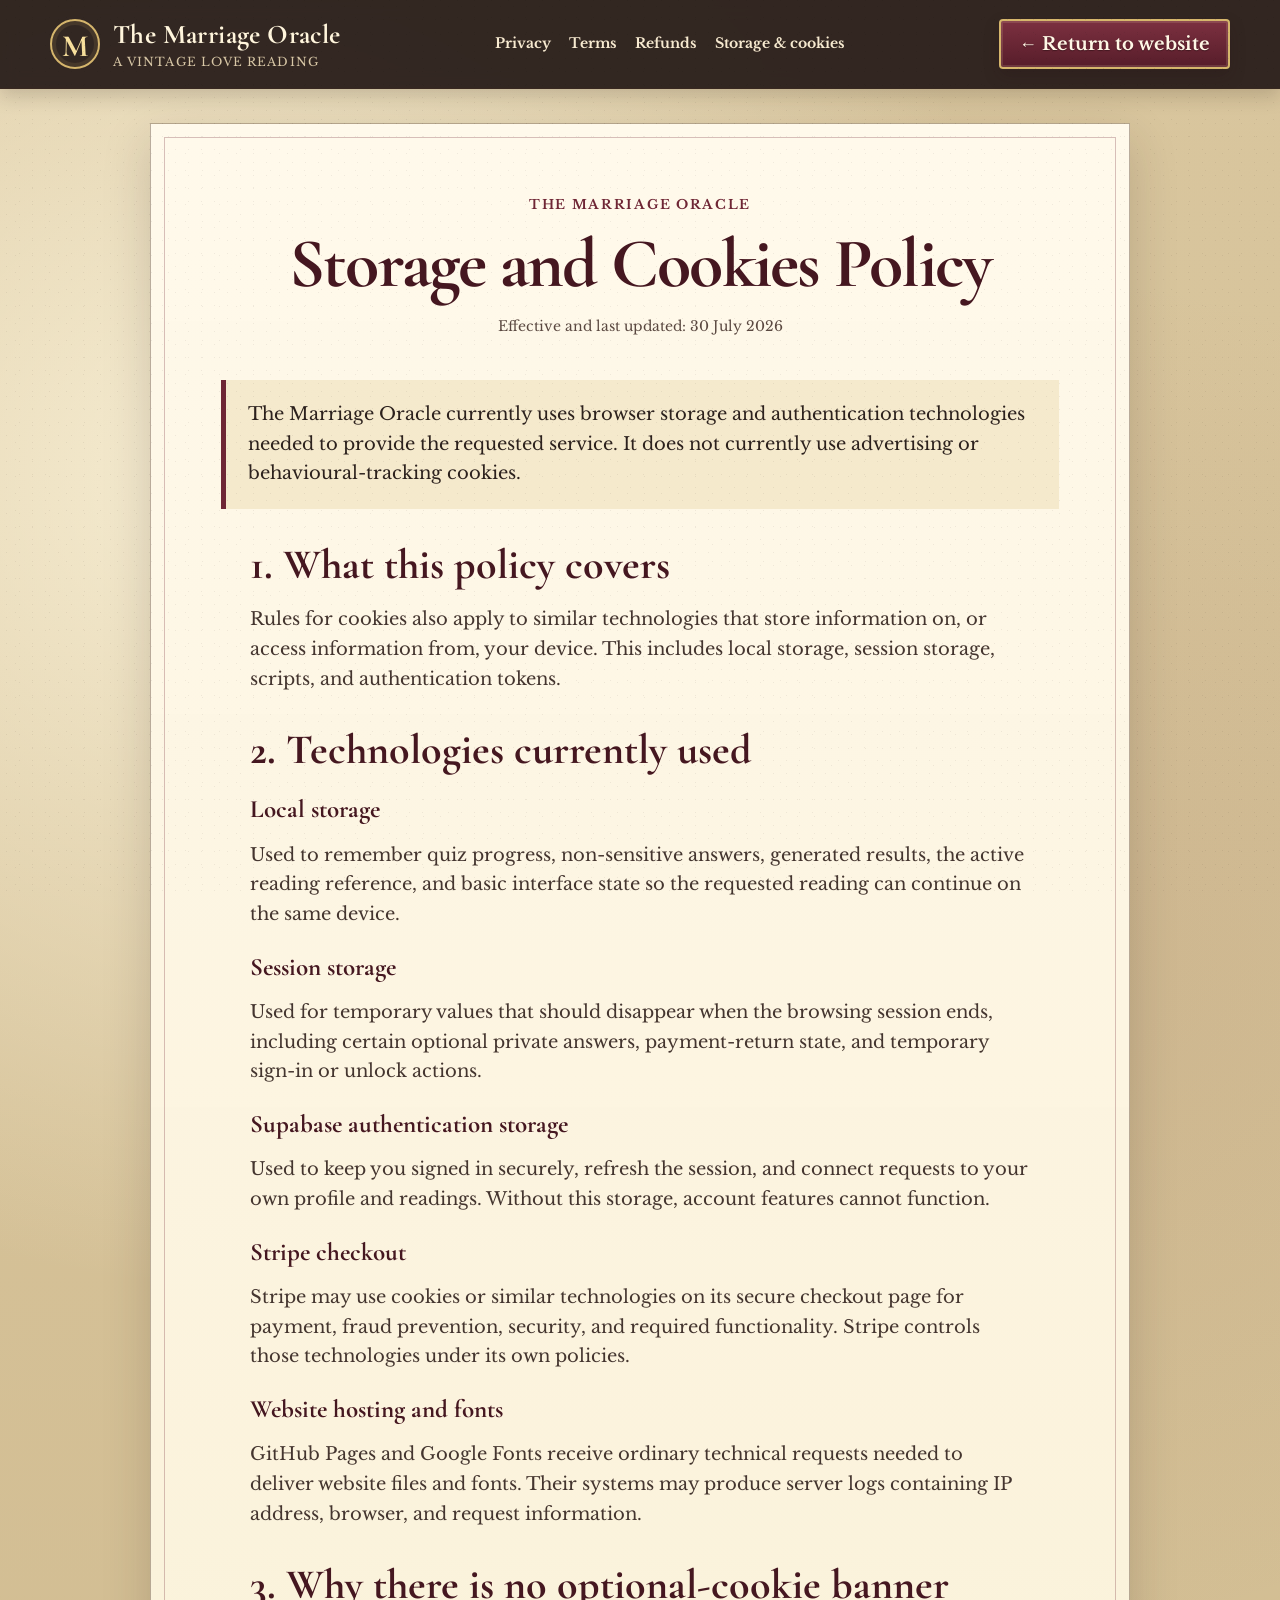
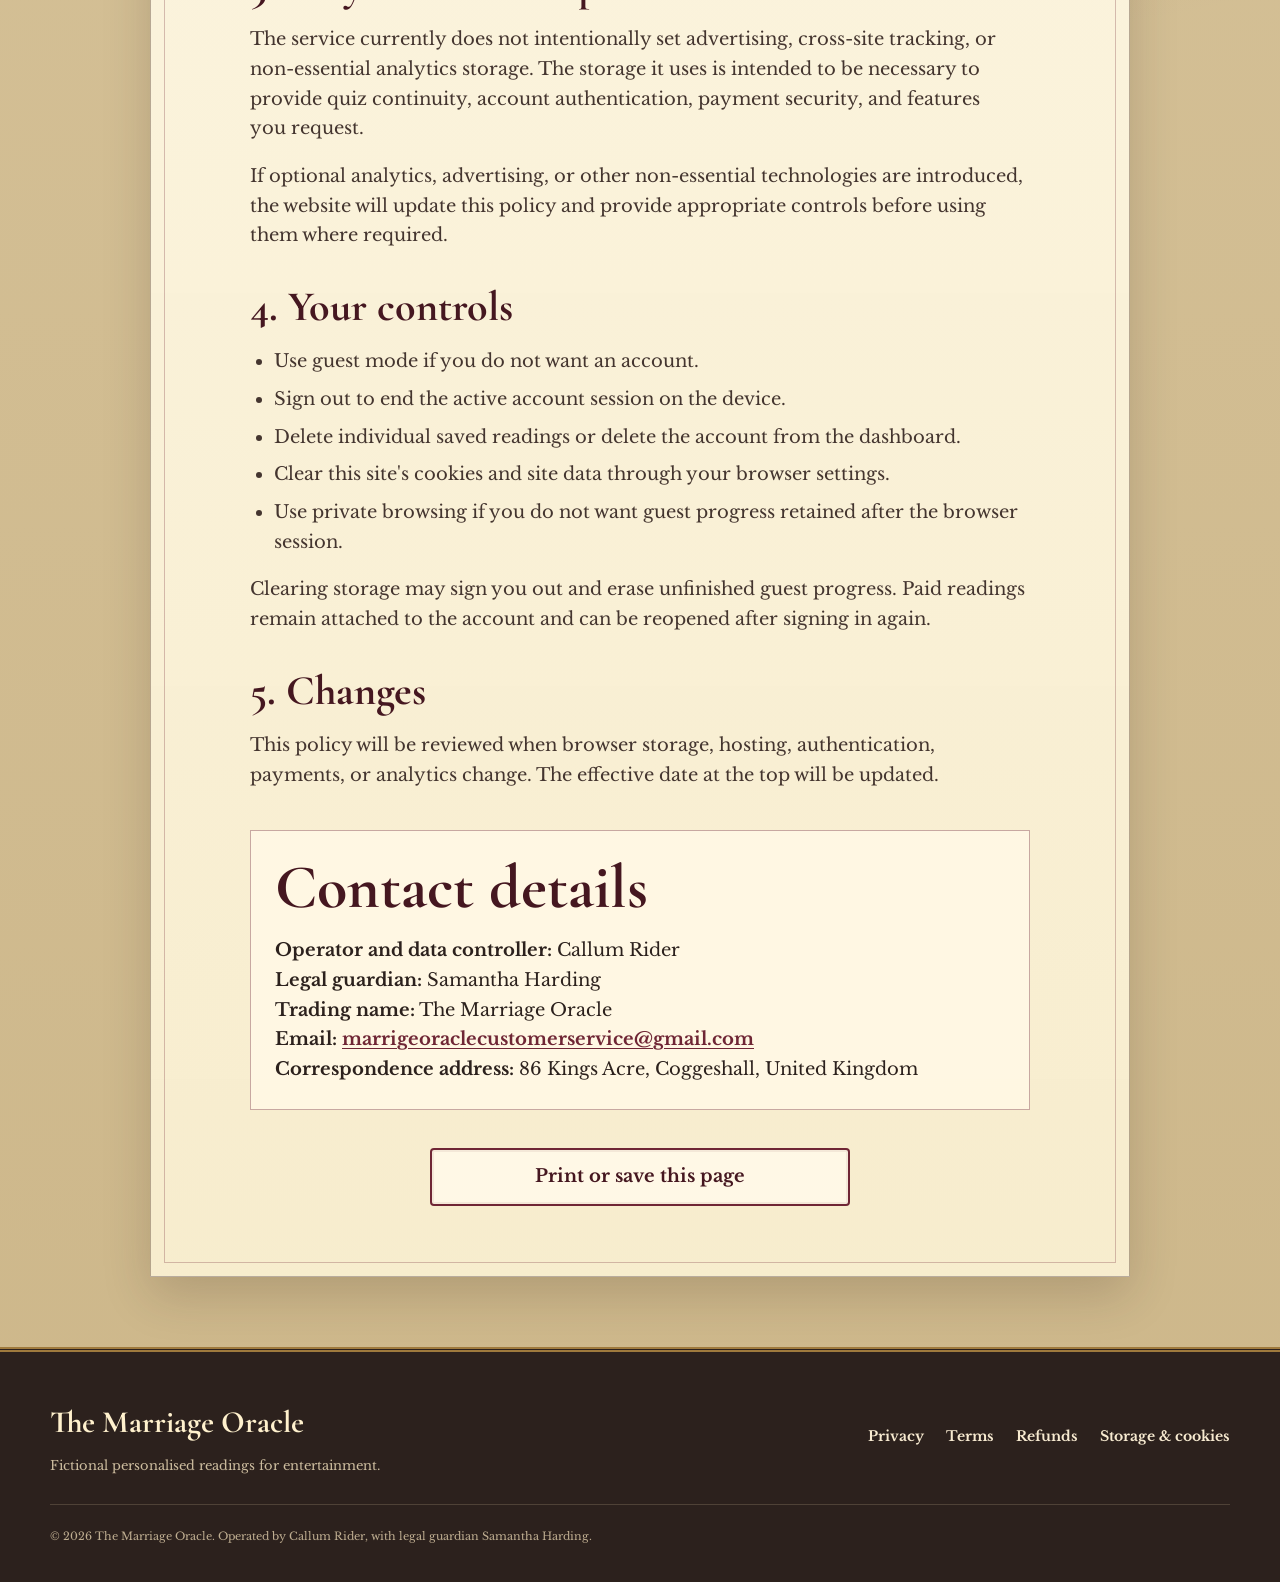
<file: cookies.html>
<!DOCTYPE html>
<html lang="en">
<head>
    <meta charset="UTF-8">
    <meta name="viewport" content="width=device-width, initial-scale=1.0">
    <meta name="theme-color" content="#3d2a24">
    <meta name="robots" content="index,follow">
    <link rel="icon" href="favicon.ico" sizes="any">
<link rel="icon" type="image/png" sizes="32x32" href="favicon-32x32.png">
<link rel="apple-touch-icon" sizes="180x180" href="apple-touch-icon.png">
    <title>Storage and Cookies Policy | The Marriage Oracle</title>
    <link rel="preconnect" href="https://fonts.googleapis.com">
    <link rel="preconnect" href="https://fonts.gstatic.com" crossorigin>
    <link href="https://fonts.googleapis.com/css2?family=Cormorant+Garamond:wght@600;700&family=Libre+Baskerville:wght@400;700&display=swap" rel="stylesheet">
    <link rel="stylesheet" href="assets/css/style.css?v=20260730-final-ui-polish">
    <script src="assets/js/legal.js?v=20260730-launch-legal" defer></script>
</head>
<body class="legal-body">
    <div class="paper-noise" aria-hidden="true"></div>
    <header class="site-header">
        <div class="header-inner">
            <a class="brand" href="index.html#home" aria-label="The Marriage Oracle home">
                <span class="brand-seal" aria-hidden="true">M</span>
                <span class="brand-copy">
                    <strong>The Marriage Oracle</strong>
                    <small>A vintage love reading</small>
                </span>
            </a>
            <nav class="legal-nav-links" aria-label="Legal pages">
                <a href="privacy.html">Privacy</a>
                <a href="terms.html">Terms</a>
                <a href="refunds.html">Refunds</a>
                <a href="cookies.html">Storage &amp; cookies</a>
            </nav>
            <a class="header-button legal-return-button" href="index.html">← Return to website</a>
        </div>
    </header>
    <main class="legal-main">
        <article class="legal-document">
            <header class="legal-document-header">
                <p class="kicker">The Marriage Oracle</p>
                <h1>Storage and Cookies Policy</h1>
                <p class="legal-meta">Effective and last updated: 30 July 2026</p>
            </header>

            <p class="legal-summary">
                The Marriage Oracle currently uses browser storage and authentication technologies needed to
                provide the requested service. It does not currently use advertising or behavioural-tracking cookies.
            </p>

            <section class="legal-section">
                <h2>1. What this policy covers</h2>
                <p>
                    Rules for cookies also apply to similar technologies that store information on, or access
                    information from, your device. This includes local storage, session storage, scripts, and authentication tokens.
                </p>
            </section>

            <section class="legal-section">
                <h2>2. Technologies currently used</h2>
                <h3>Local storage</h3>
                <p>
                    Used to remember quiz progress, non-sensitive answers, generated results, the active reading
                    reference, and basic interface state so the requested reading can continue on the same device.
                </p>

                <h3>Session storage</h3>
                <p>
                    Used for temporary values that should disappear when the browsing session ends, including
                    certain optional private answers, payment-return state, and temporary sign-in or unlock actions.
                </p>

                <h3>Supabase authentication storage</h3>
                <p>
                    Used to keep you signed in securely, refresh the session, and connect requests to your own
                    profile and readings. Without this storage, account features cannot function.
                </p>

                <h3>Stripe checkout</h3>
                <p>
                    Stripe may use cookies or similar technologies on its secure checkout page for payment,
                    fraud prevention, security, and required functionality. Stripe controls those technologies under its own policies.
                </p>

                <h3>Website hosting and fonts</h3>
                <p>
                    GitHub Pages and Google Fonts receive ordinary technical requests needed to deliver website
                    files and fonts. Their systems may produce server logs containing IP address, browser, and request information.
                </p>
            </section>

            <section class="legal-section">
                <h2>3. Why there is no optional-cookie banner</h2>
                <p>
                    The service currently does not intentionally set advertising, cross-site tracking, or
                    non-essential analytics storage. The storage it uses is intended to be necessary to provide
                    quiz continuity, account authentication, payment security, and features you request.
                </p>
                <p>
                    If optional analytics, advertising, or other non-essential technologies are introduced, the
                    website will update this policy and provide appropriate controls before using them where required.
                </p>
            </section>

            <section class="legal-section">
                <h2>4. Your controls</h2>
                <ul>
                    <li>Use guest mode if you do not want an account.</li>
                    <li>Sign out to end the active account session on the device.</li>
                    <li>Delete individual saved readings or delete the account from the dashboard.</li>
                    <li>Clear this site's cookies and site data through your browser settings.</li>
                    <li>Use private browsing if you do not want guest progress retained after the browser session.</li>
                </ul>
                <p>
                    Clearing storage may sign you out and erase unfinished guest progress. Paid readings remain
                    attached to the account and can be reopened after signing in again.
                </p>
            </section>

            <section class="legal-section">
                <h2>5. Changes</h2>
                <p>
                    This policy will be reviewed when browser storage, hosting, authentication, payments, or
                    analytics change. The effective date at the top will be updated.
                </p>
            </section>

            <section class="legal-contact-card" aria-labelledby="contact-heading">
                <h2 id="contact-heading">Contact details</h2>
                <address>
                    <strong>Operator and data controller:</strong> Callum Rider<br>
                    <strong>Legal guardian:</strong> Samantha Harding<br>
                    <strong>Trading name:</strong> The Marriage Oracle<br>
                    <strong>Email:</strong> <a href="mailto:marrigeoraclecustomerservice@gmail.com">marrigeoraclecustomerservice@gmail.com</a><br>
                    <strong>Correspondence address:</strong> 86 Kings Acre, Coggeshall, United Kingdom
                </address>
            </section>
            <div class="legal-back-row" style="grid-template-columns: minmax(0, 420px); justify-content: center;">
                <button class="secondary-button" type="button" data-print-page>Print or save this page</button>
            </div>
        </article>
    </main>
    <footer class="site-footer">
        <div class="footer-inner">
            <div>
                <a class="footer-brand" href="index.html">The Marriage Oracle</a>
                <p>Fictional personalised readings for entertainment.</p>
            </div>
            <div class="footer-links">
                <a href="privacy.html">Privacy</a>
                <a href="terms.html">Terms</a>
                <a href="refunds.html">Refunds</a>
                <a href="cookies.html">Storage &amp; cookies</a>
            </div>
        </div>
        <div class="footer-disclosure">
            <p>© 2026 The Marriage Oracle. Operated by Callum Rider, with legal guardian Samantha Harding.</p>
        </div>
    </footer>
</body>
</html>
</file>
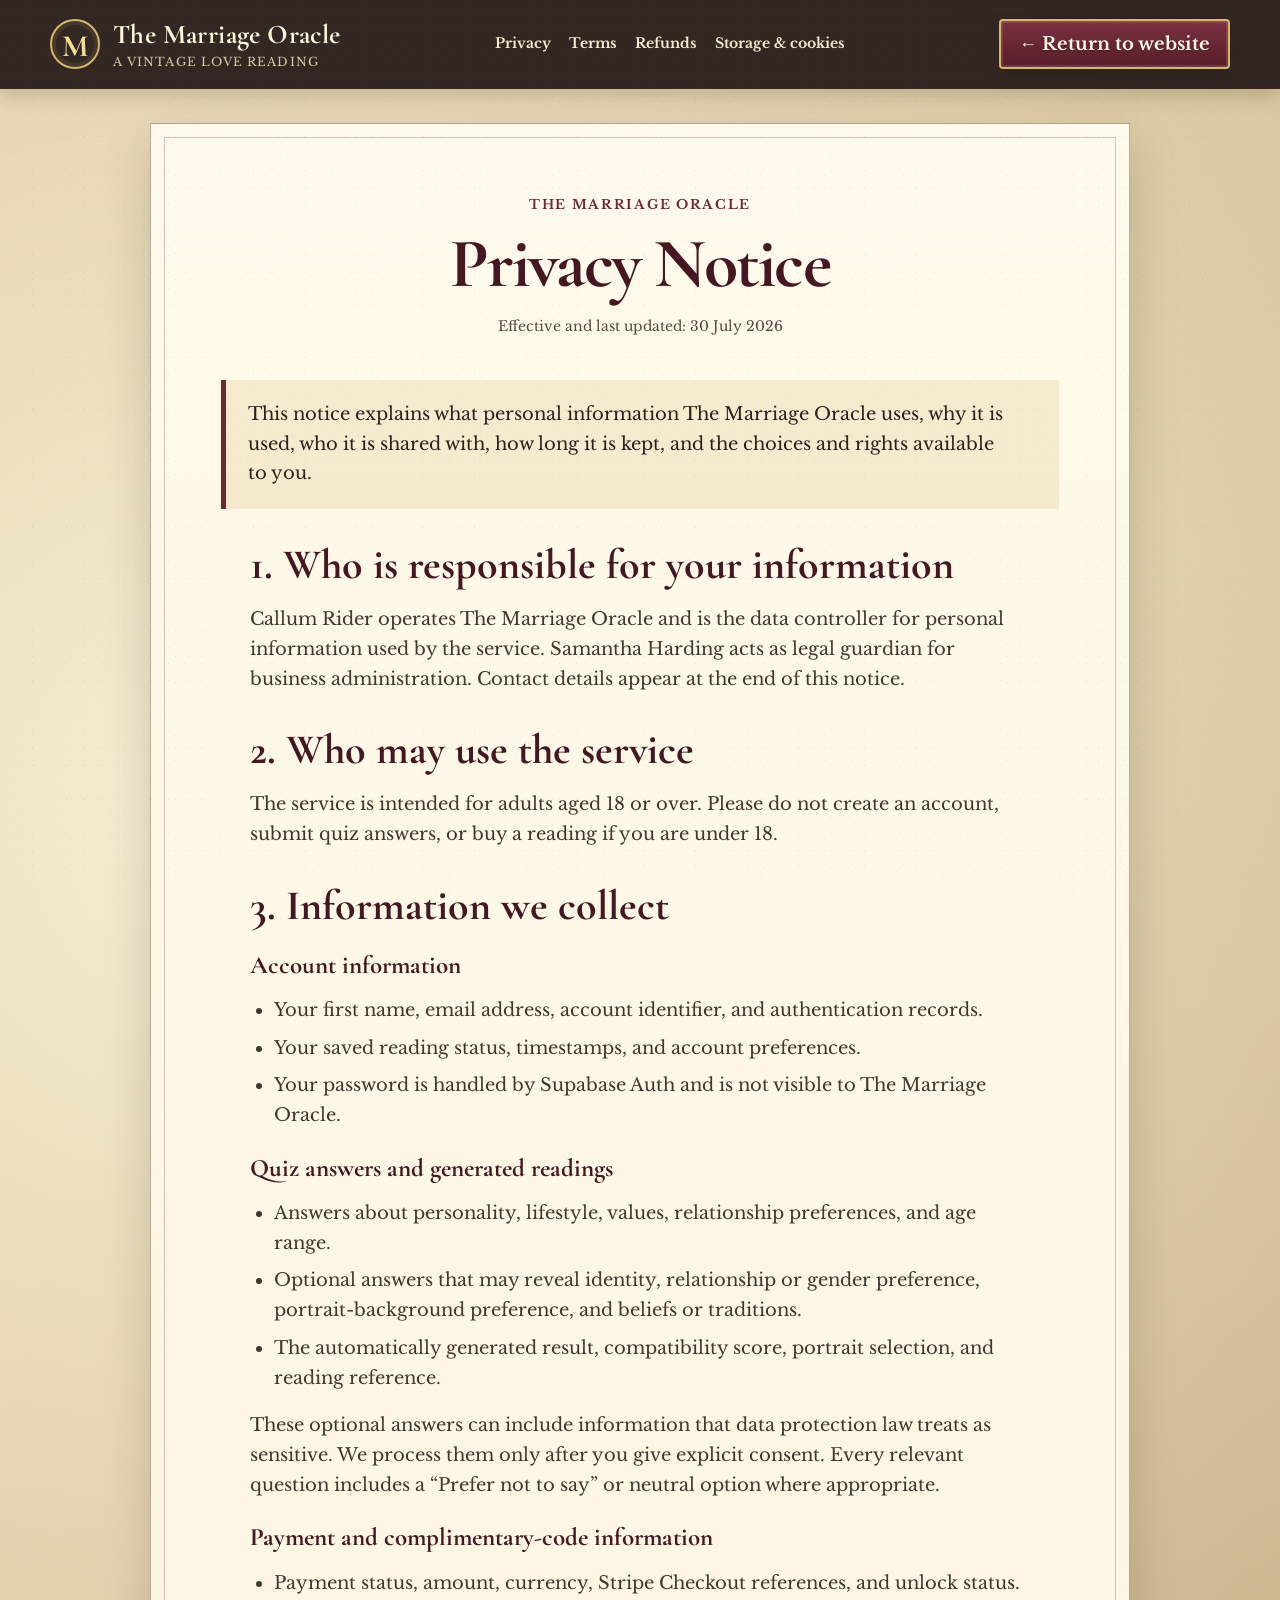
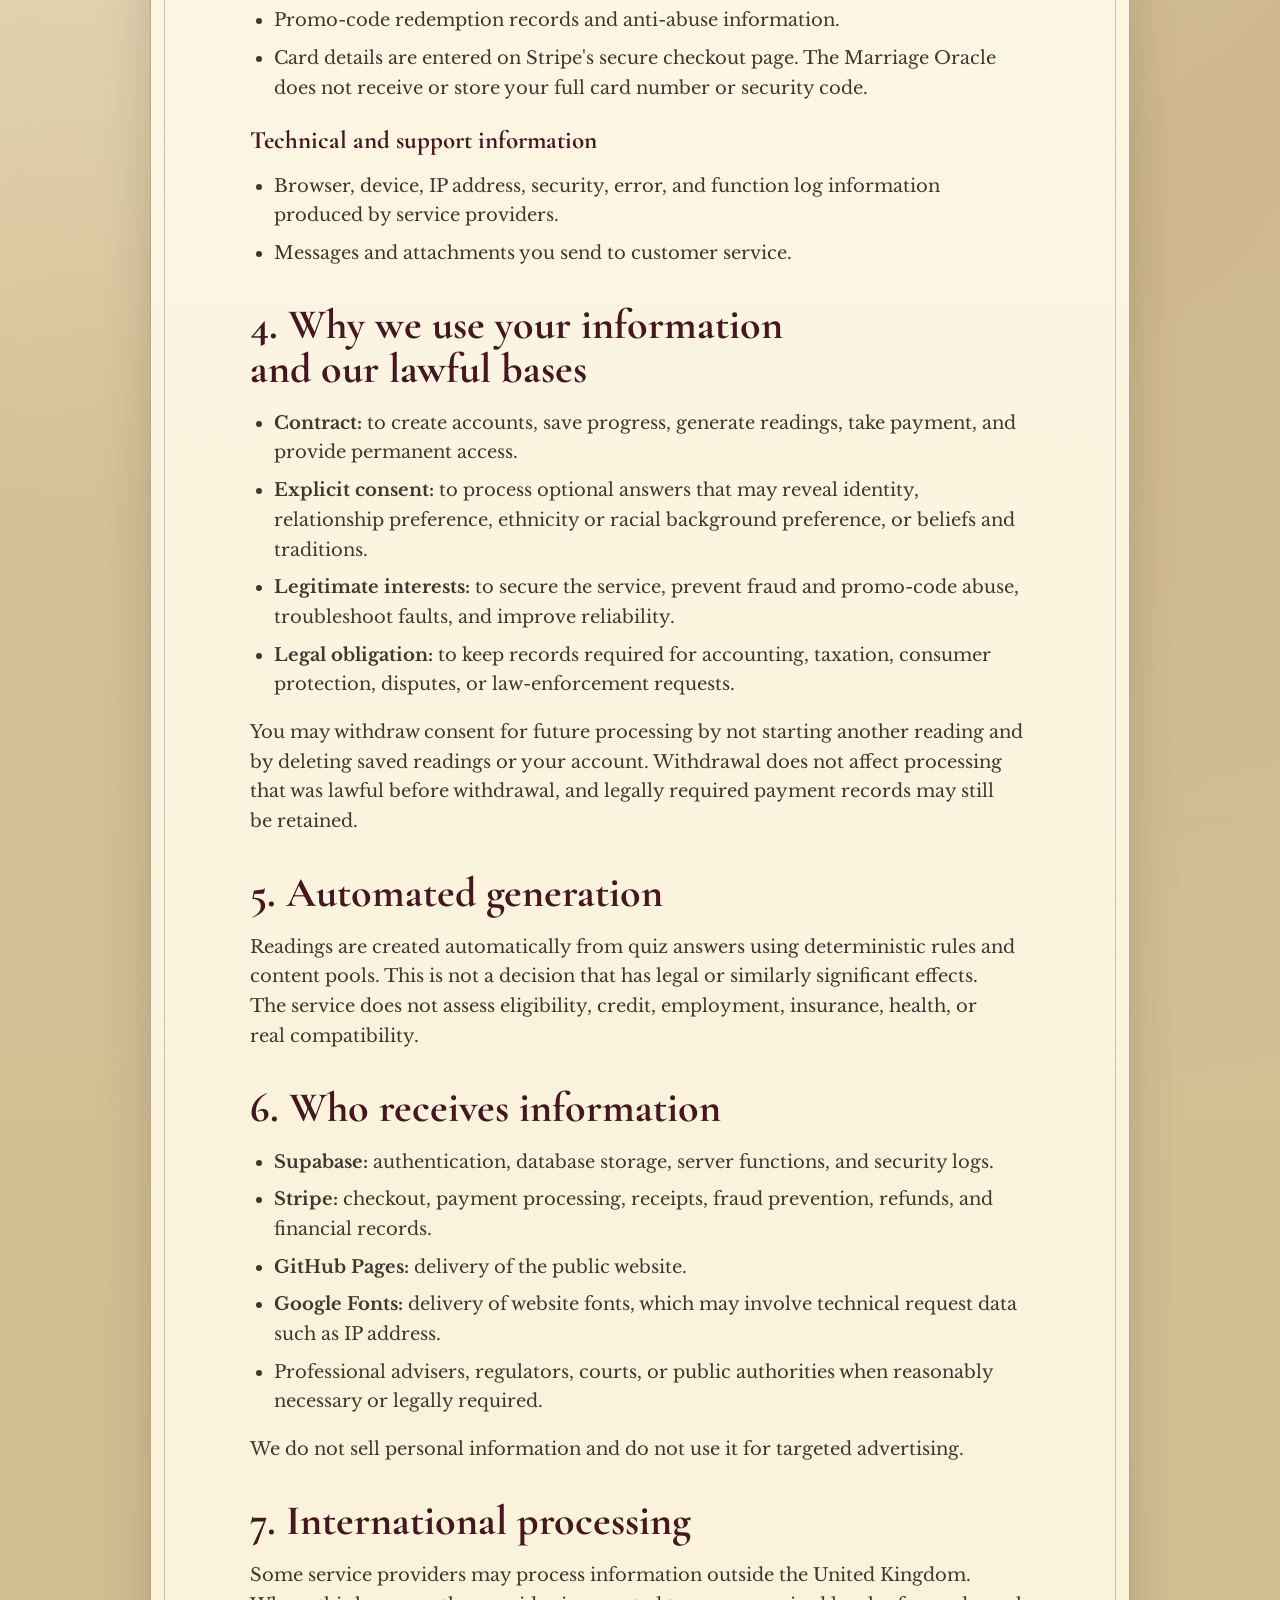
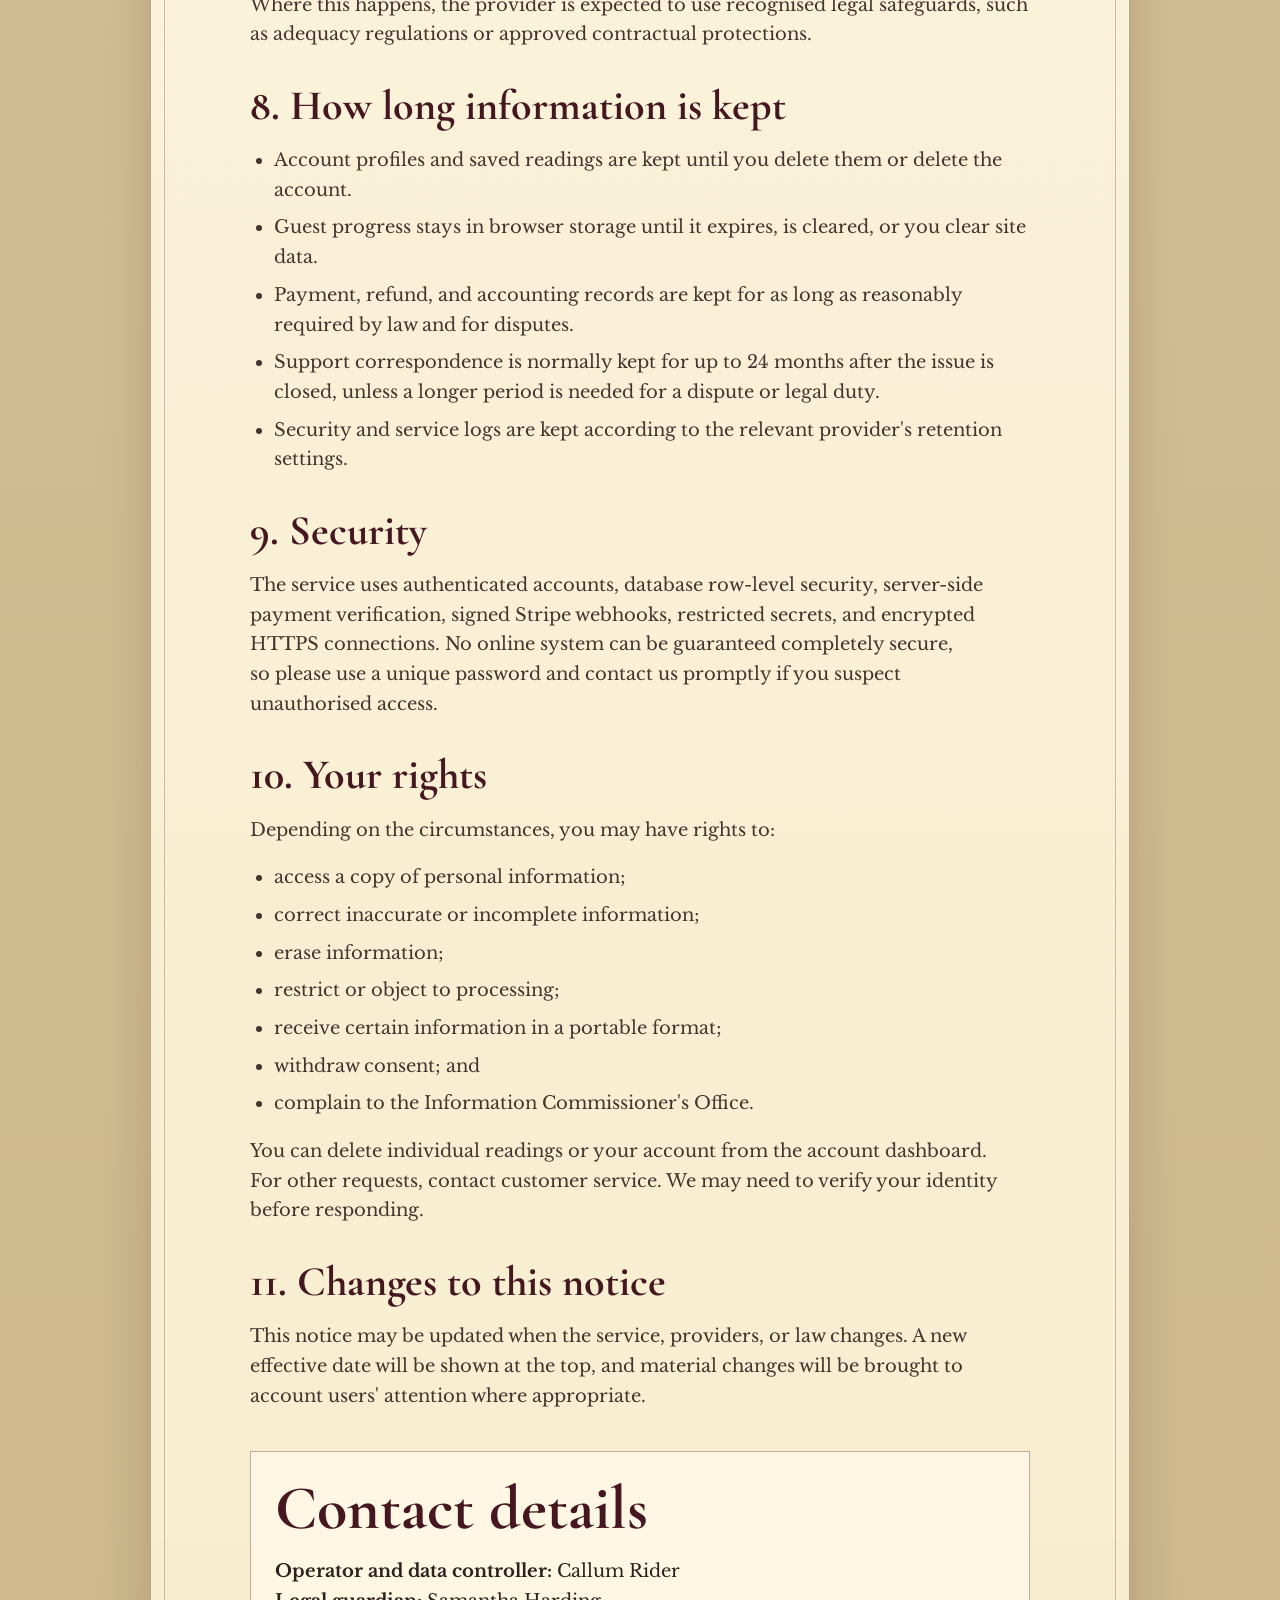
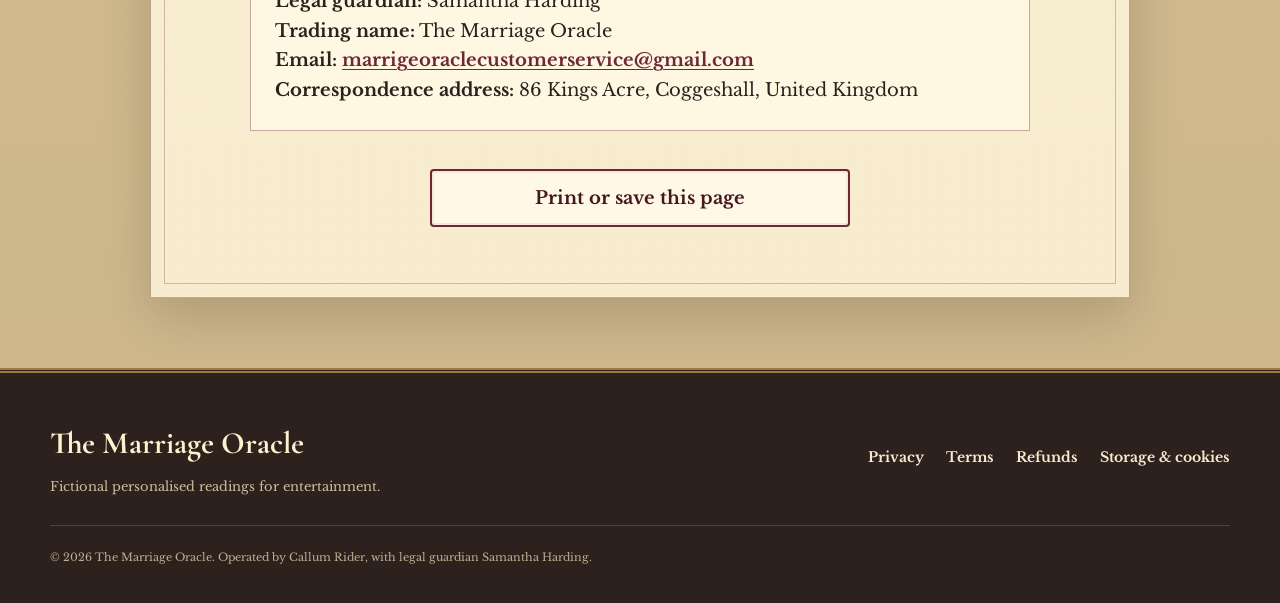
<file: privacy.html>
<!DOCTYPE html>
<html lang="en">
<head>
    <meta charset="UTF-8">
    <meta name="viewport" content="width=device-width, initial-scale=1.0">
    <meta name="theme-color" content="#3d2a24">
    <meta name="robots" content="index,follow">
    <link rel="icon" href="favicon.ico" sizes="any">
<link rel="icon" type="image/png" sizes="32x32" href="favicon-32x32.png">
<link rel="apple-touch-icon" sizes="180x180" href="apple-touch-icon.png">
    <title>Privacy Notice | The Marriage Oracle</title>
    <link rel="preconnect" href="https://fonts.googleapis.com">
    <link rel="preconnect" href="https://fonts.gstatic.com" crossorigin>
    <link href="https://fonts.googleapis.com/css2?family=Cormorant+Garamond:wght@600;700&family=Libre+Baskerville:wght@400;700&display=swap" rel="stylesheet">
    <link rel="stylesheet" href="assets/css/style.css?v=20260730-final-ui-polish">
    <script src="assets/js/legal.js?v=20260730-launch-legal" defer></script>
</head>
<body class="legal-body">
    <div class="paper-noise" aria-hidden="true"></div>
    <header class="site-header">
        <div class="header-inner">
            <a class="brand" href="index.html#home" aria-label="The Marriage Oracle home">
                <span class="brand-seal" aria-hidden="true">M</span>
                <span class="brand-copy">
                    <strong>The Marriage Oracle</strong>
                    <small>A vintage love reading</small>
                </span>
            </a>
            <nav class="legal-nav-links" aria-label="Legal pages">
                <a href="privacy.html">Privacy</a>
                <a href="terms.html">Terms</a>
                <a href="refunds.html">Refunds</a>
                <a href="cookies.html">Storage &amp; cookies</a>
            </nav>
            <a class="header-button legal-return-button" href="index.html">← Return to website</a>
        </div>
    </header>
    <main class="legal-main">
        <article class="legal-document">
            <header class="legal-document-header">
                <p class="kicker">The Marriage Oracle</p>
                <h1>Privacy Notice</h1>
                <p class="legal-meta">Effective and last updated: 30 July 2026</p>
            </header>

            <p class="legal-summary">
                This notice explains what personal information The Marriage Oracle uses, why it is used,
                who it is shared with, how long it is kept, and the choices and rights available to you.
            </p>

            <section class="legal-section">
                <h2>1. Who is responsible for your information</h2>
                <p>
                    Callum Rider operates The Marriage Oracle and is the data controller for personal
                    information used by the service. Samantha Harding acts as legal guardian for business
                    administration. Contact details appear at the end of this notice.
                </p>
            </section>

            <section class="legal-section">
                <h2>2. Who may use the service</h2>
                <p>
                    The service is intended for adults aged 18 or over. Please do not create an account,
                    submit quiz answers, or buy a reading if you are under 18.
                </p>
            </section>

            <section class="legal-section">
                <h2>3. Information we collect</h2>
                <h3>Account information</h3>
                <ul>
                    <li>Your first name, email address, account identifier, and authentication records.</li>
                    <li>Your saved reading status, timestamps, and account preferences.</li>
                    <li>Your password is handled by Supabase Auth and is not visible to The Marriage Oracle.</li>
                </ul>

                <h3>Quiz answers and generated readings</h3>
                <ul>
                    <li>Answers about personality, lifestyle, values, relationship preferences, and age range.</li>
                    <li>
                        Optional answers that may reveal identity, relationship or gender preference,
                        portrait-background preference, and beliefs or traditions.
                    </li>
                    <li>The automatically generated result, compatibility score, portrait selection, and reading reference.</li>
                </ul>
                <p>
                    These optional answers can include information that data protection law treats as
                    sensitive. We process them only after you give explicit consent. Every relevant question
                    includes a “Prefer not to say” or neutral option where appropriate.
                </p>

                <h3>Payment and complimentary-code information</h3>
                <ul>
                    <li>Payment status, amount, currency, Stripe Checkout references, and unlock status.</li>
                    <li>Promo-code redemption records and anti-abuse information.</li>
                    <li>
                        Card details are entered on Stripe's secure checkout page. The Marriage Oracle does
                        not receive or store your full card number or security code.
                    </li>
                </ul>

                <h3>Technical and support information</h3>
                <ul>
                    <li>Browser, device, IP address, security, error, and function log information produced by service providers.</li>
                    <li>Messages and attachments you send to customer service.</li>
                </ul>
            </section>

            <section class="legal-section">
                <h2>4. Why we use your information and our lawful bases</h2>
                <ul>
                    <li><strong>Contract:</strong> to create accounts, save progress, generate readings, take payment, and provide permanent access.</li>
                    <li><strong>Explicit consent:</strong> to process optional answers that may reveal identity, relationship preference, ethnicity or racial background preference, or beliefs and traditions.</li>
                    <li><strong>Legitimate interests:</strong> to secure the service, prevent fraud and promo-code abuse, troubleshoot faults, and improve reliability.</li>
                    <li><strong>Legal obligation:</strong> to keep records required for accounting, taxation, consumer protection, disputes, or law-enforcement requests.</li>
                </ul>
                <p>
                    You may withdraw consent for future processing by not starting another reading and by
                    deleting saved readings or your account. Withdrawal does not affect processing that was
                    lawful before withdrawal, and legally required payment records may still be retained.
                </p>
            </section>

            <section class="legal-section">
                <h2>5. Automated generation</h2>
                <p>
                    Readings are created automatically from quiz answers using deterministic rules and
                    content pools. This is not a decision that has legal or similarly significant effects.
                    The service does not assess eligibility, credit, employment, insurance, health, or real compatibility.
                </p>
            </section>

            <section class="legal-section">
                <h2>6. Who receives information</h2>
                <ul>
                    <li><strong>Supabase:</strong> authentication, database storage, server functions, and security logs.</li>
                    <li><strong>Stripe:</strong> checkout, payment processing, receipts, fraud prevention, refunds, and financial records.</li>
                    <li><strong>GitHub Pages:</strong> delivery of the public website.</li>
                    <li><strong>Google Fonts:</strong> delivery of website fonts, which may involve technical request data such as IP address.</li>
                    <li>Professional advisers, regulators, courts, or public authorities when reasonably necessary or legally required.</li>
                </ul>
                <p>We do not sell personal information and do not use it for targeted advertising.</p>
            </section>

            <section class="legal-section">
                <h2>7. International processing</h2>
                <p>
                    Some service providers may process information outside the United Kingdom. Where this
                    happens, the provider is expected to use recognised legal safeguards, such as adequacy
                    regulations or approved contractual protections.
                </p>
            </section>

            <section class="legal-section">
                <h2>8. How long information is kept</h2>
                <ul>
                    <li>Account profiles and saved readings are kept until you delete them or delete the account.</li>
                    <li>Guest progress stays in browser storage until it expires, is cleared, or you clear site data.</li>
                    <li>Payment, refund, and accounting records are kept for as long as reasonably required by law and for disputes.</li>
                    <li>Support correspondence is normally kept for up to 24 months after the issue is closed, unless a longer period is needed for a dispute or legal duty.</li>
                    <li>Security and service logs are kept according to the relevant provider's retention settings.</li>
                </ul>
            </section>

            <section class="legal-section">
                <h2>9. Security</h2>
                <p>
                    The service uses authenticated accounts, database row-level security, server-side
                    payment verification, signed Stripe webhooks, restricted secrets, and encrypted HTTPS
                    connections. No online system can be guaranteed completely secure, so please use a
                    unique password and contact us promptly if you suspect unauthorised access.
                </p>
            </section>

            <section class="legal-section">
                <h2>10. Your rights</h2>
                <p>Depending on the circumstances, you may have rights to:</p>
                <ul>
                    <li>access a copy of personal information;</li>
                    <li>correct inaccurate or incomplete information;</li>
                    <li>erase information;</li>
                    <li>restrict or object to processing;</li>
                    <li>receive certain information in a portable format;</li>
                    <li>withdraw consent; and</li>
                    <li>complain to the Information Commissioner's Office.</li>
                </ul>
                <p>
                    You can delete individual readings or your account from the account dashboard. For other
                    requests, contact customer service. We may need to verify your identity before responding.
                </p>
            </section>

            <section class="legal-section">
                <h2>11. Changes to this notice</h2>
                <p>
                    This notice may be updated when the service, providers, or law changes. A new effective
                    date will be shown at the top, and material changes will be brought to account users' attention where appropriate.
                </p>
            </section>

            <section class="legal-contact-card" aria-labelledby="contact-heading">
                <h2 id="contact-heading">Contact details</h2>
                <address>
                    <strong>Operator and data controller:</strong> Callum Rider<br>
                    <strong>Legal guardian:</strong> Samantha Harding<br>
                    <strong>Trading name:</strong> The Marriage Oracle<br>
                    <strong>Email:</strong> <a href="mailto:marrigeoraclecustomerservice@gmail.com">marrigeoraclecustomerservice@gmail.com</a><br>
                    <strong>Correspondence address:</strong> 86 Kings Acre, Coggeshall, United Kingdom
                </address>
            </section>
            <div class="legal-back-row" style="grid-template-columns: minmax(0, 420px); justify-content: center;">
                <button class="secondary-button" type="button" data-print-page>Print or save this page</button>
            </div>
        </article>
    </main>
    <footer class="site-footer">
        <div class="footer-inner">
            <div>
                <a class="footer-brand" href="index.html">The Marriage Oracle</a>
                <p>Fictional personalised readings for entertainment.</p>
            </div>
            <div class="footer-links">
                <a href="privacy.html">Privacy</a>
                <a href="terms.html">Terms</a>
                <a href="refunds.html">Refunds</a>
                <a href="cookies.html">Storage &amp; cookies</a>
            </div>
        </div>
        <div class="footer-disclosure">
            <p>© 2026 The Marriage Oracle. Operated by Callum Rider, with legal guardian Samantha Harding.</p>
        </div>
    </footer>
</body>
</html>
</file>
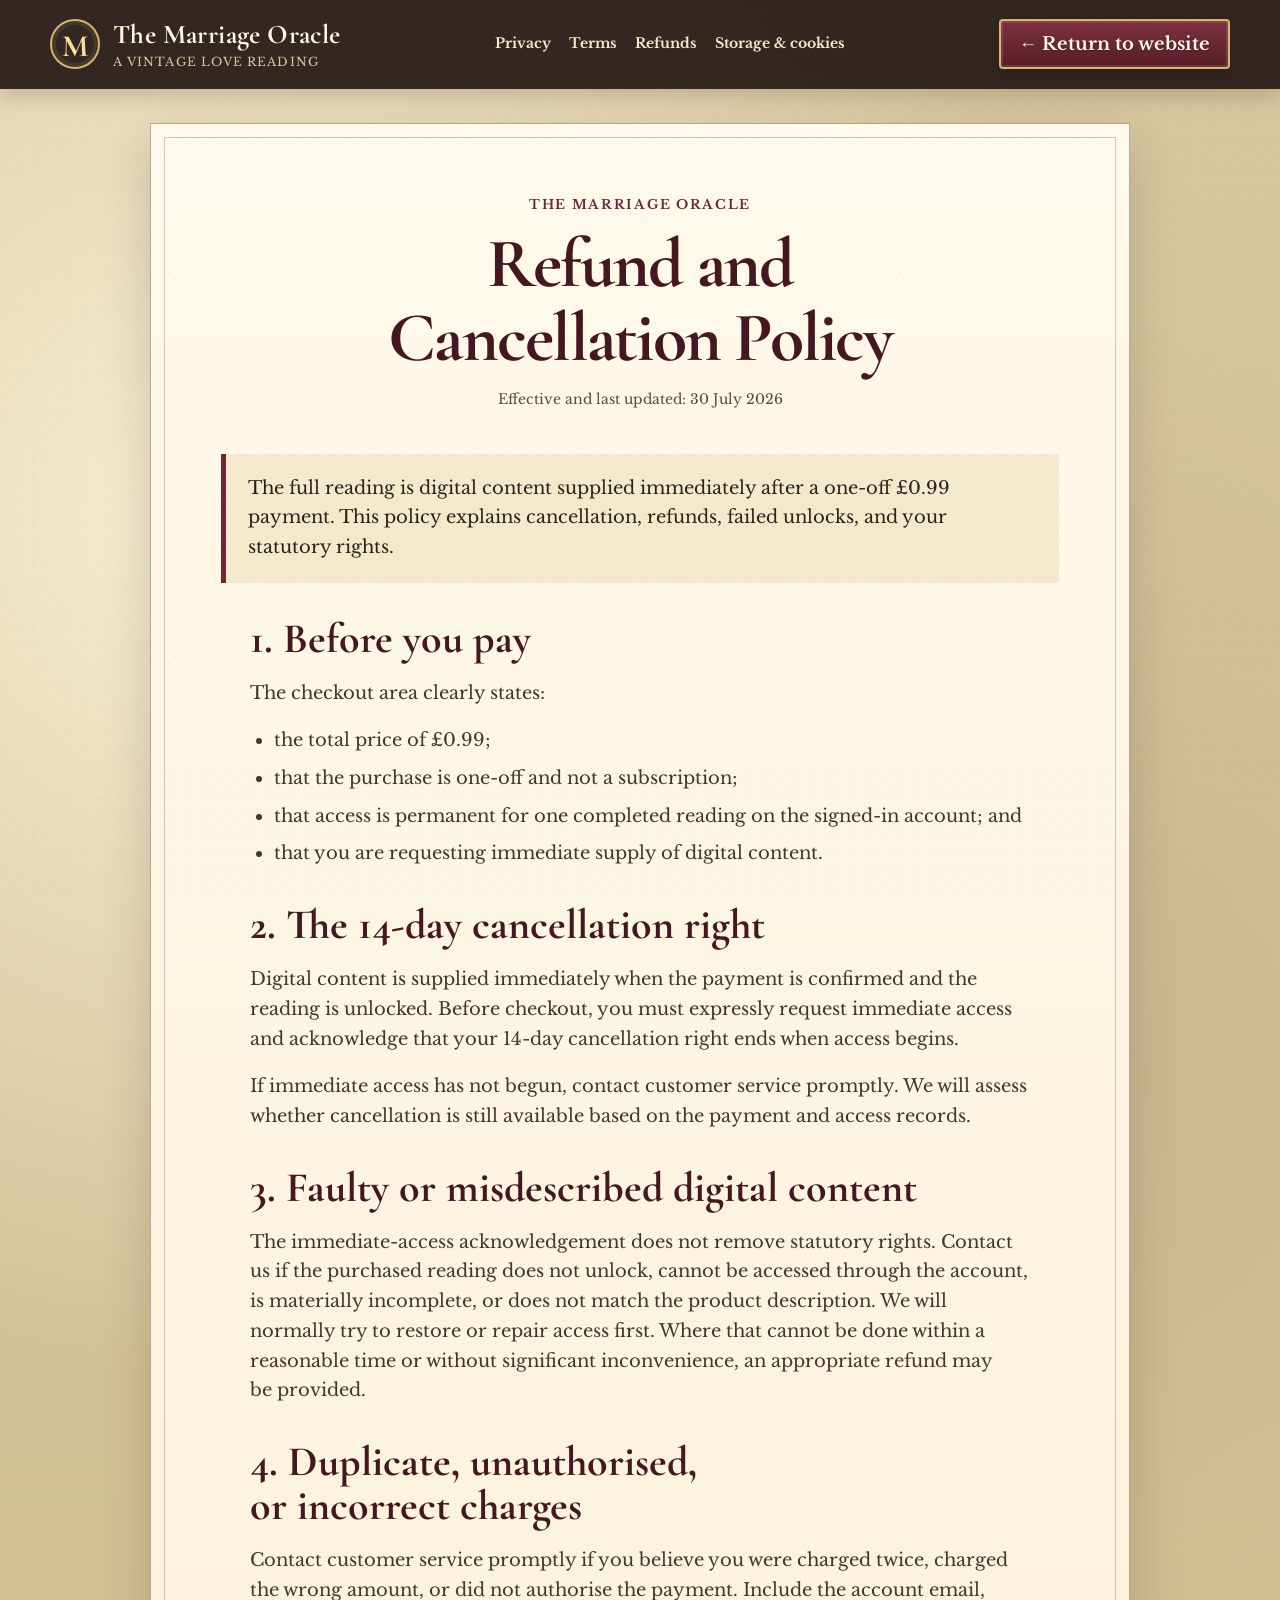
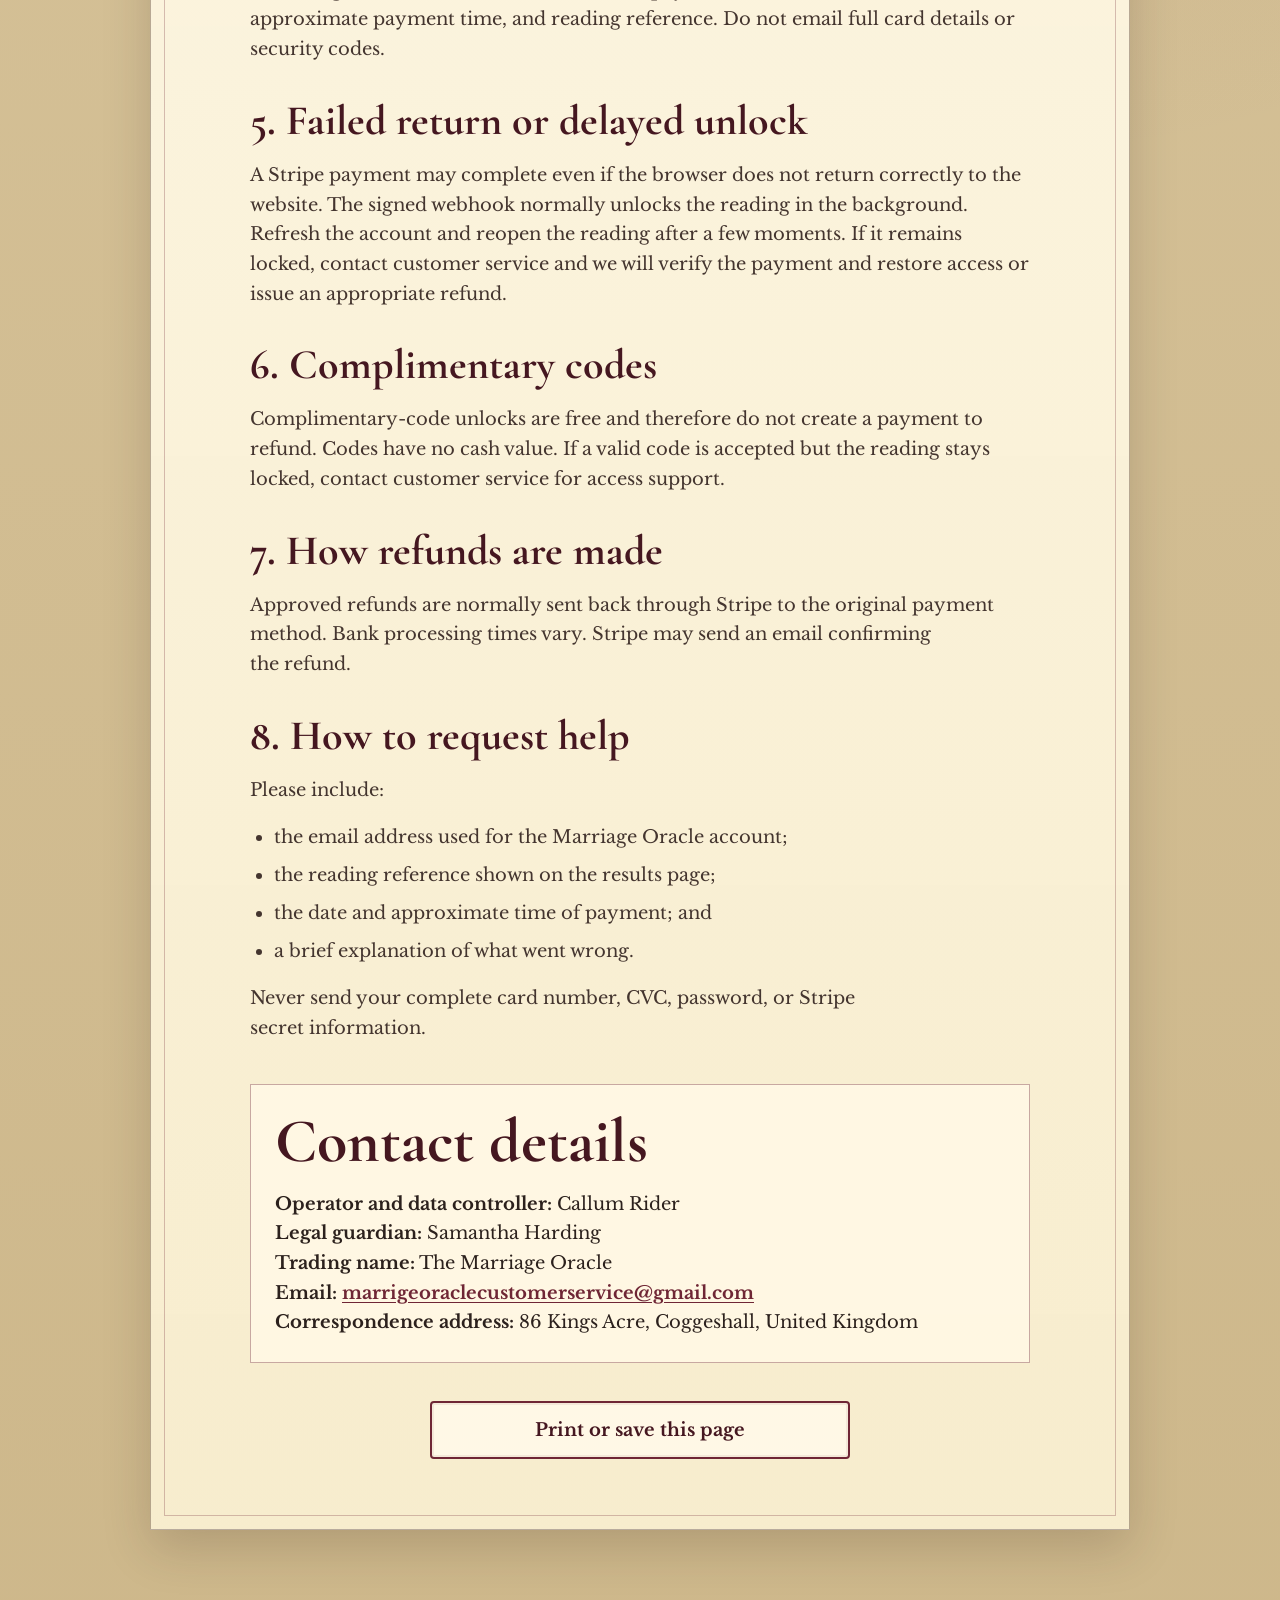
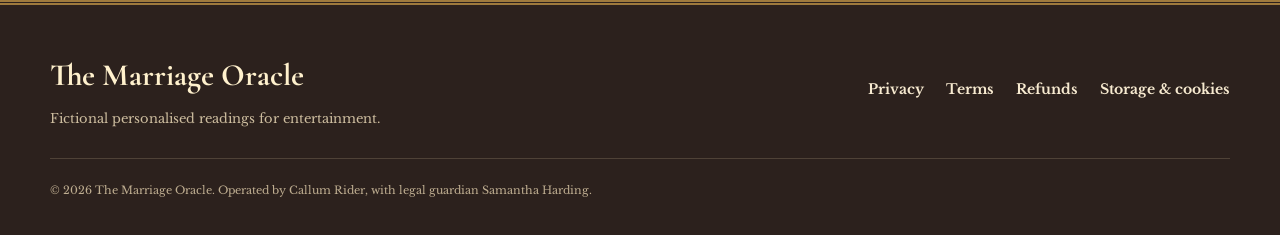
<file: refunds.html>
<!DOCTYPE html>
<html lang="en">
<head>
    <meta charset="UTF-8">
    <meta name="viewport" content="width=device-width, initial-scale=1.0">
    <meta name="theme-color" content="#3d2a24">
    <meta name="robots" content="index,follow">
    <link rel="icon" href="favicon.ico" sizes="any">
<link rel="icon" type="image/png" sizes="32x32" href="favicon-32x32.png">
<link rel="apple-touch-icon" sizes="180x180" href="apple-touch-icon.png">
    <title>Refund and Cancellation Policy | The Marriage Oracle</title>
    <link rel="preconnect" href="https://fonts.googleapis.com">
    <link rel="preconnect" href="https://fonts.gstatic.com" crossorigin>
    <link href="https://fonts.googleapis.com/css2?family=Cormorant+Garamond:wght@600;700&family=Libre+Baskerville:wght@400;700&display=swap" rel="stylesheet">
    <link rel="stylesheet" href="assets/css/style.css?v=20260730-final-ui-polish">
    <script src="assets/js/legal.js?v=20260730-launch-legal" defer></script>
</head>
<body class="legal-body">
    <div class="paper-noise" aria-hidden="true"></div>
    <header class="site-header">
        <div class="header-inner">
            <a class="brand" href="index.html#home" aria-label="The Marriage Oracle home">
                <span class="brand-seal" aria-hidden="true">M</span>
                <span class="brand-copy">
                    <strong>The Marriage Oracle</strong>
                    <small>A vintage love reading</small>
                </span>
            </a>
            <nav class="legal-nav-links" aria-label="Legal pages">
                <a href="privacy.html">Privacy</a>
                <a href="terms.html">Terms</a>
                <a href="refunds.html">Refunds</a>
                <a href="cookies.html">Storage &amp; cookies</a>
            </nav>
            <a class="header-button legal-return-button" href="index.html">← Return to website</a>
        </div>
    </header>
    <main class="legal-main">
        <article class="legal-document">
            <header class="legal-document-header">
                <p class="kicker">The Marriage Oracle</p>
                <h1>Refund and Cancellation Policy</h1>
                <p class="legal-meta">Effective and last updated: 30 July 2026</p>
            </header>

            <p class="legal-summary">
                The full reading is digital content supplied immediately after a one-off £0.99 payment. This
                policy explains cancellation, refunds, failed unlocks, and your statutory rights.
            </p>

            <section class="legal-section">
                <h2>1. Before you pay</h2>
                <p>The checkout area clearly states:</p>
                <ul>
                    <li>the total price of £0.99;</li>
                    <li>that the purchase is one-off and not a subscription;</li>
                    <li>that access is permanent for one completed reading on the signed-in account; and</li>
                    <li>that you are requesting immediate supply of digital content.</li>
                </ul>
            </section>

            <section class="legal-section">
                <h2>2. The 14-day cancellation right</h2>
                <p>
                    Digital content is supplied immediately when the payment is confirmed and the reading is
                    unlocked. Before checkout, you must expressly request immediate access and acknowledge that
                    your 14-day cancellation right ends when access begins.
                </p>
                <p>
                    If immediate access has not begun, contact customer service promptly. We will assess whether
                    cancellation is still available based on the payment and access records.
                </p>
            </section>

            <section class="legal-section">
                <h2>3. Faulty or misdescribed digital content</h2>
                <p>
                    The immediate-access acknowledgement does not remove statutory rights. Contact us if the
                    purchased reading does not unlock, cannot be accessed through the account, is materially
                    incomplete, or does not match the product description. We will normally try to restore or
                    repair access first. Where that cannot be done within a reasonable time or without significant inconvenience, an appropriate refund may be provided.
                </p>
            </section>

            <section class="legal-section">
                <h2>4. Duplicate, unauthorised, or incorrect charges</h2>
                <p>
                    Contact customer service promptly if you believe you were charged twice, charged the wrong
                    amount, or did not authorise the payment. Include the account email, approximate payment time,
                    and reading reference. Do not email full card details or security codes.
                </p>
            </section>

            <section class="legal-section">
                <h2>5. Failed return or delayed unlock</h2>
                <p>
                    A Stripe payment may complete even if the browser does not return correctly to the website.
                    The signed webhook normally unlocks the reading in the background. Refresh the account and
                    reopen the reading after a few moments. If it remains locked, contact customer service and we
                    will verify the payment and restore access or issue an appropriate refund.
                </p>
            </section>

            <section class="legal-section">
                <h2>6. Complimentary codes</h2>
                <p>
                    Complimentary-code unlocks are free and therefore do not create a payment to refund. Codes
                    have no cash value. If a valid code is accepted but the reading stays locked, contact customer service for access support.
                </p>
            </section>

            <section class="legal-section">
                <h2>7. How refunds are made</h2>
                <p>
                    Approved refunds are normally sent back through Stripe to the original payment method. Bank
                    processing times vary. Stripe may send an email confirming the refund.
                </p>
            </section>

            <section class="legal-section">
                <h2>8. How to request help</h2>
                <p>Please include:</p>
                <ul>
                    <li>the email address used for the Marriage Oracle account;</li>
                    <li>the reading reference shown on the results page;</li>
                    <li>the date and approximate time of payment; and</li>
                    <li>a brief explanation of what went wrong.</li>
                </ul>
                <p>Never send your complete card number, CVC, password, or Stripe secret information.</p>
            </section>

            <section class="legal-contact-card" aria-labelledby="contact-heading">
                <h2 id="contact-heading">Contact details</h2>
                <address>
                    <strong>Operator and data controller:</strong> Callum Rider<br>
                    <strong>Legal guardian:</strong> Samantha Harding<br>
                    <strong>Trading name:</strong> The Marriage Oracle<br>
                    <strong>Email:</strong> <a href="mailto:marrigeoraclecustomerservice@gmail.com">marrigeoraclecustomerservice@gmail.com</a><br>
                    <strong>Correspondence address:</strong> 86 Kings Acre, Coggeshall, United Kingdom
                </address>
            </section>
            <div class="legal-back-row" style="grid-template-columns: minmax(0, 420px); justify-content: center;">
                <button class="secondary-button" type="button" data-print-page>Print or save this page</button>
            </div>
        </article>
    </main>
    <footer class="site-footer">
        <div class="footer-inner">
            <div>
                <a class="footer-brand" href="index.html">The Marriage Oracle</a>
                <p>Fictional personalised readings for entertainment.</p>
            </div>
            <div class="footer-links">
                <a href="privacy.html">Privacy</a>
                <a href="terms.html">Terms</a>
                <a href="refunds.html">Refunds</a>
                <a href="cookies.html">Storage &amp; cookies</a>
            </div>
        </div>
        <div class="footer-disclosure">
            <p>© 2026 The Marriage Oracle. Operated by Callum Rider, with legal guardian Samantha Harding.</p>
        </div>
    </footer>
</body>
</html>
</file>
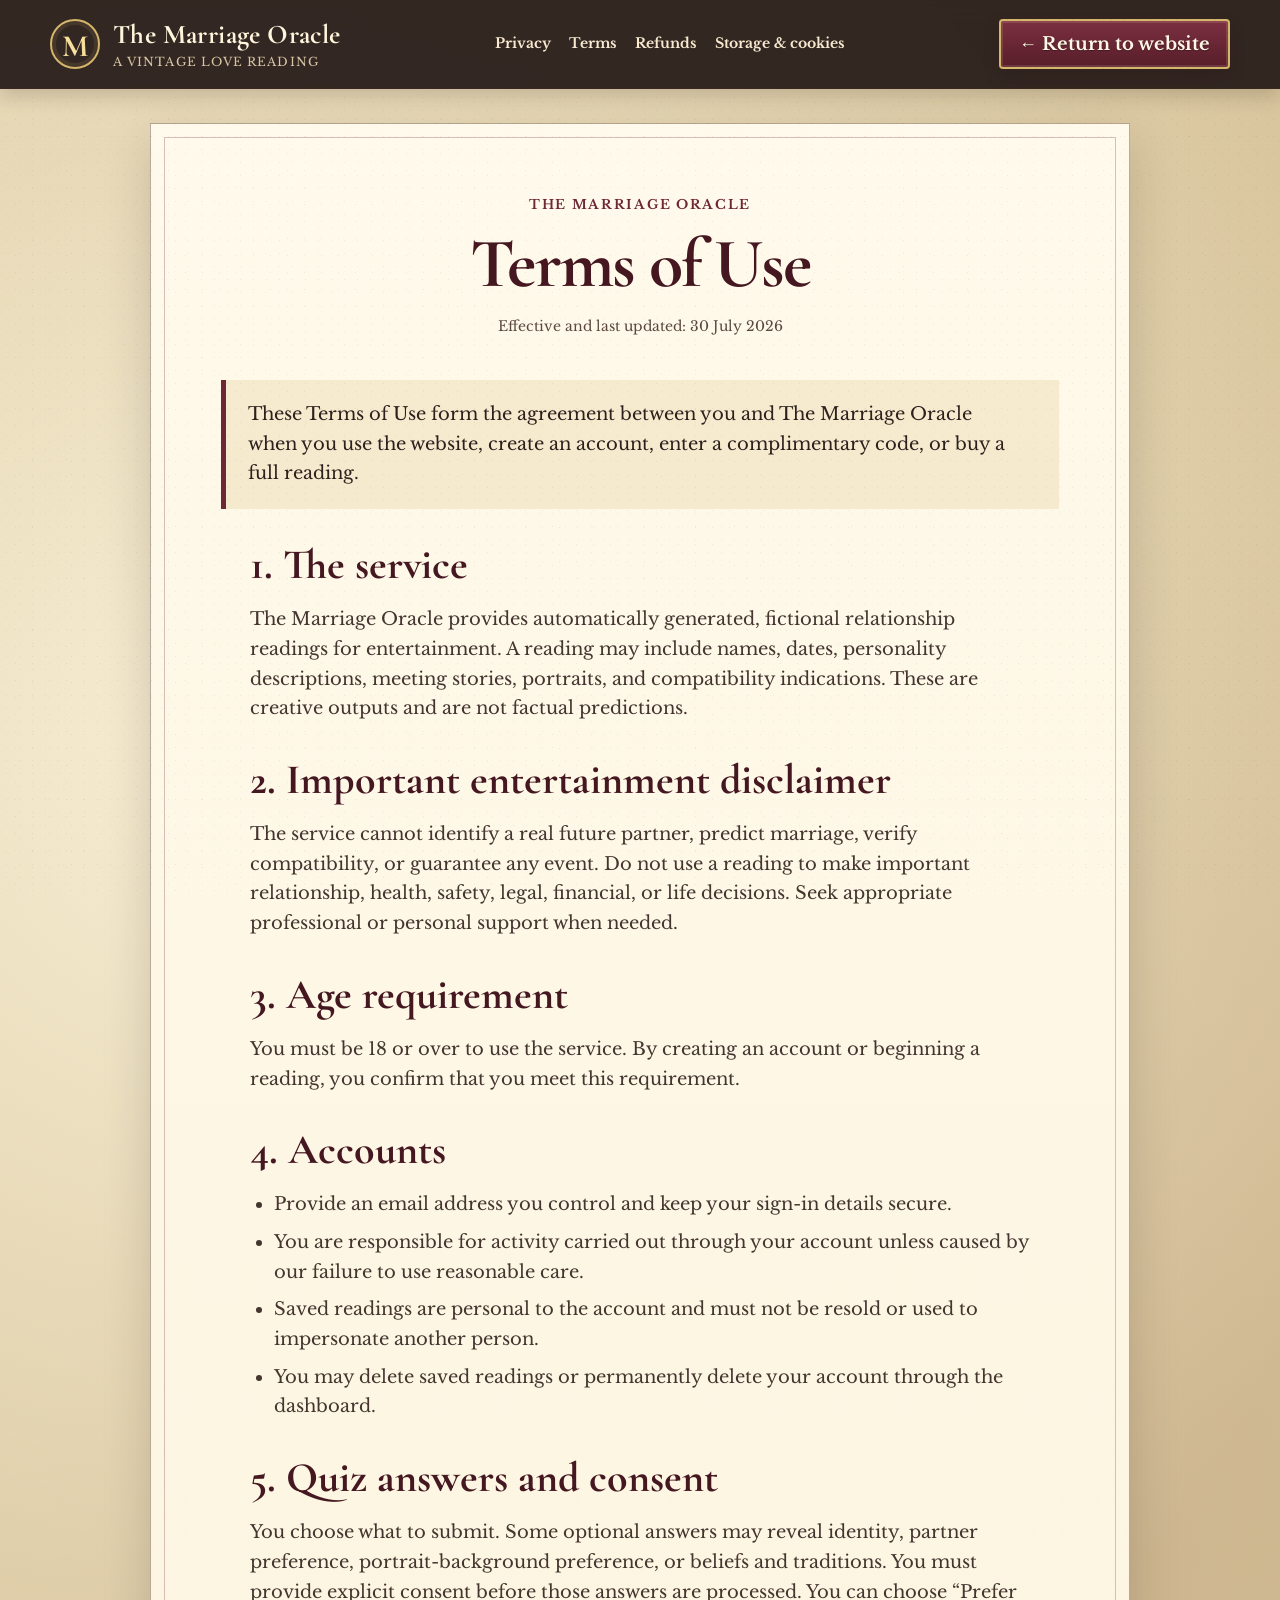
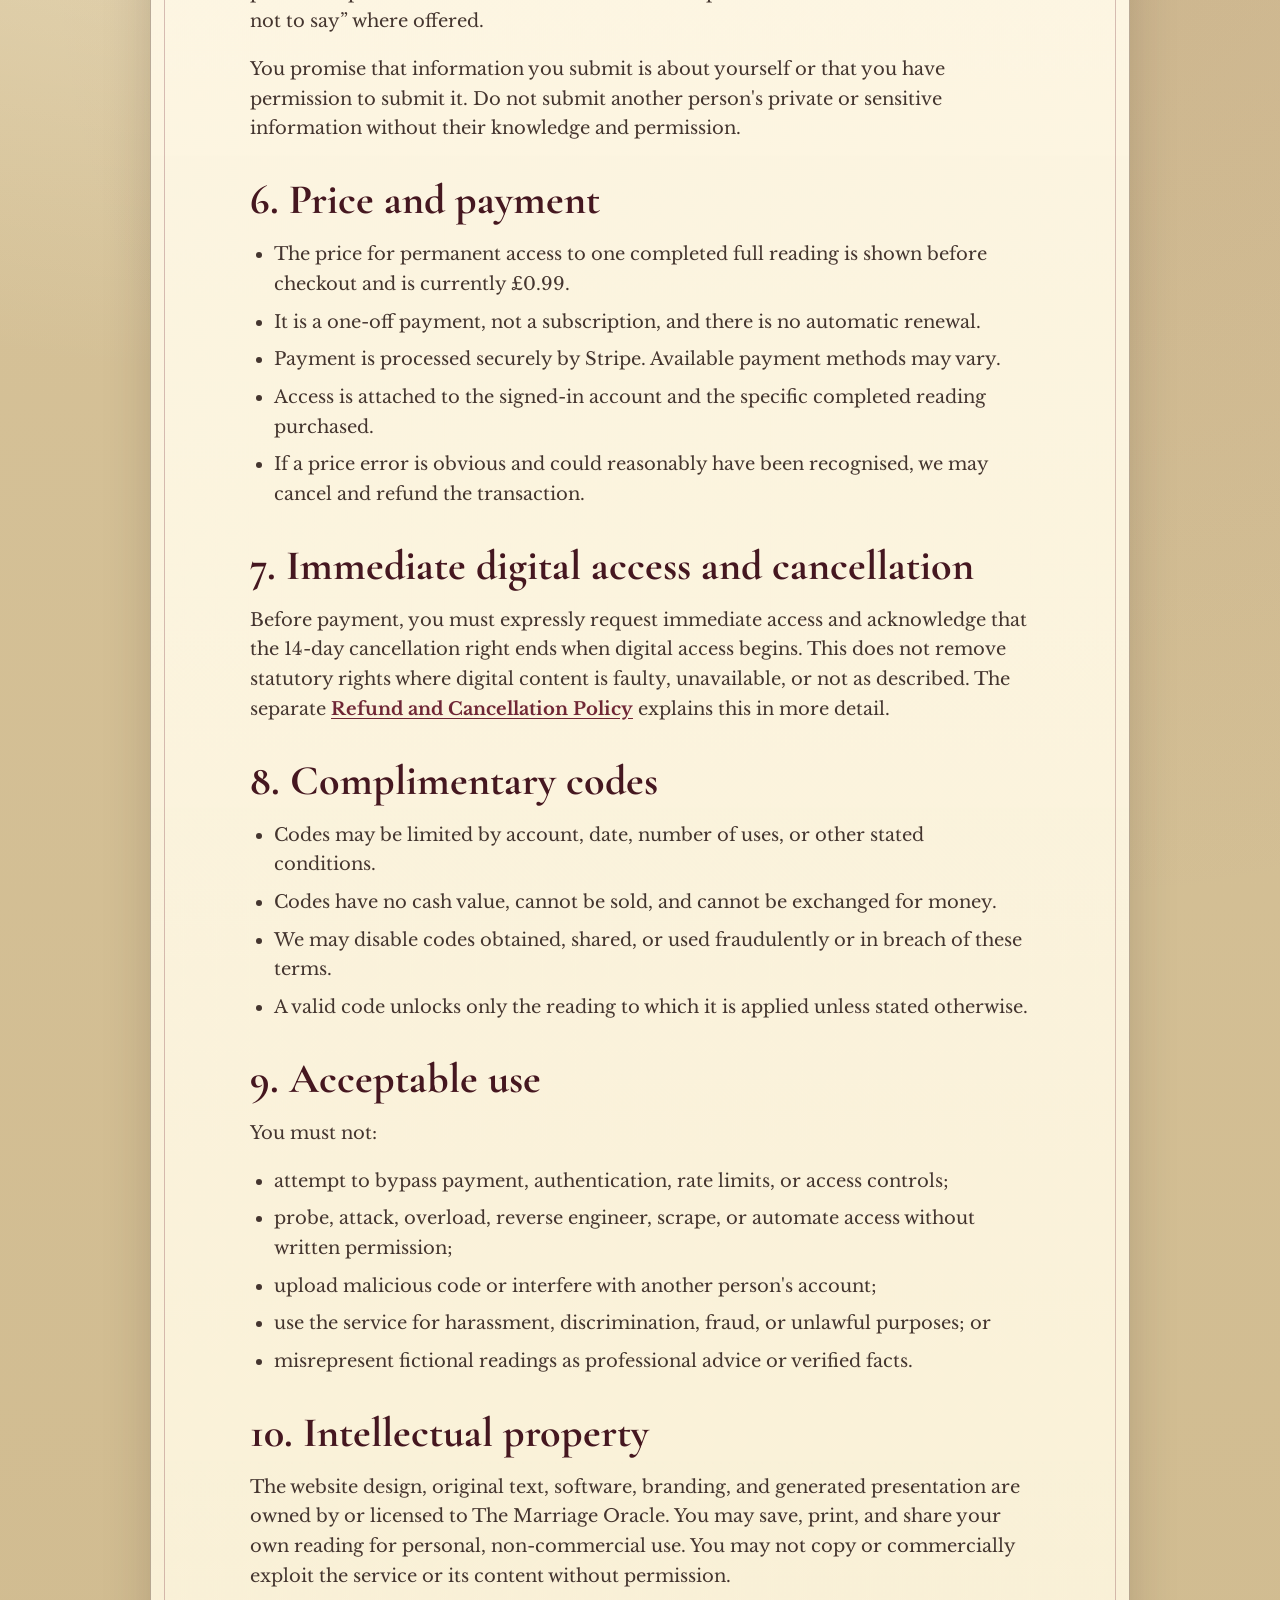
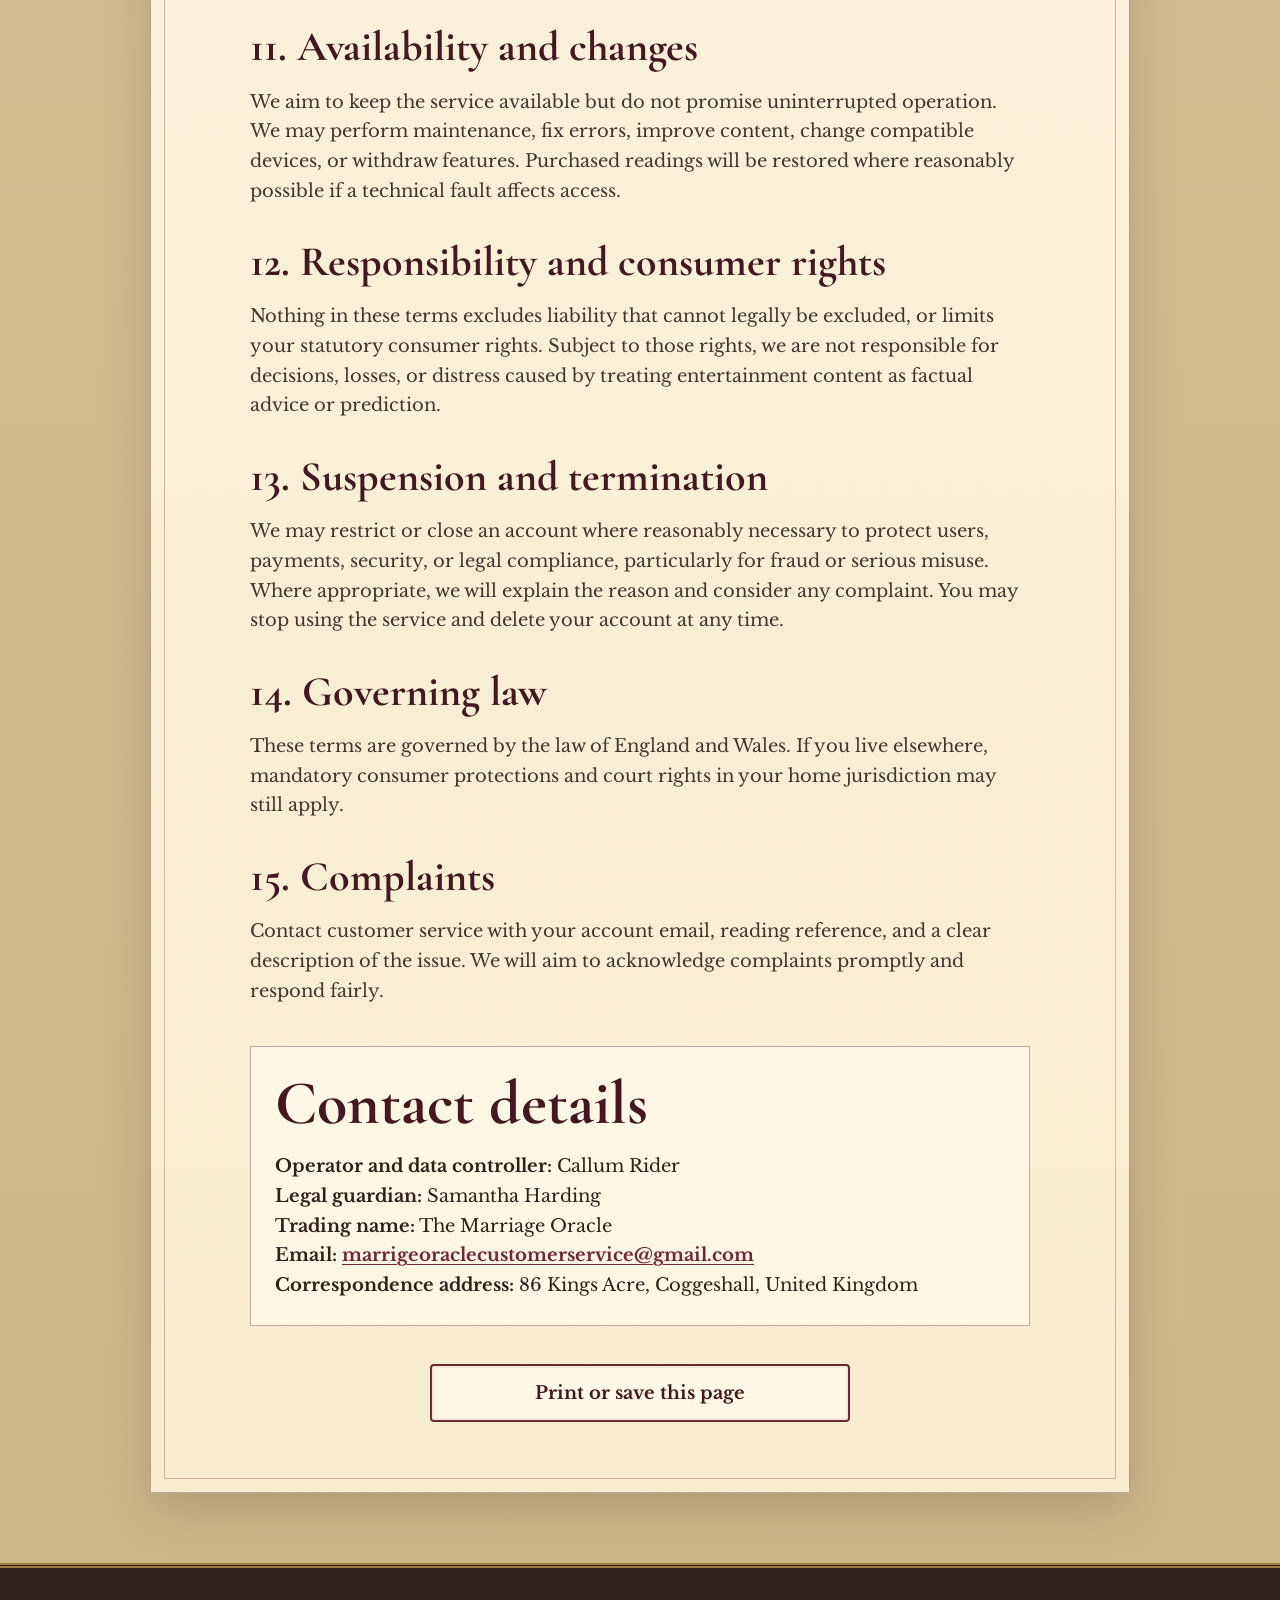
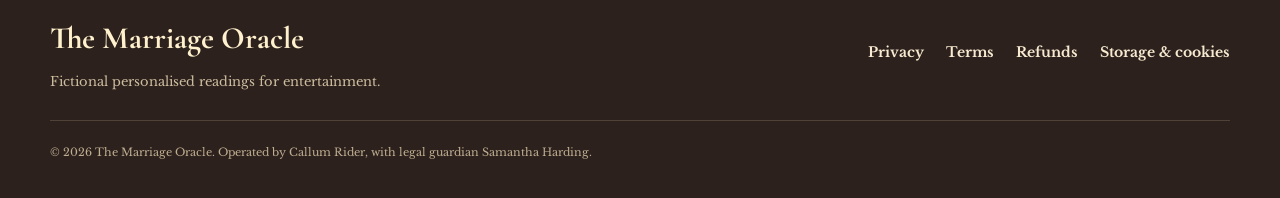
<file: terms.html>
<!DOCTYPE html>
<html lang="en">
<head>
    <meta charset="UTF-8">
    <meta name="viewport" content="width=device-width, initial-scale=1.0">
    <meta name="theme-color" content="#3d2a24">
    <meta name="robots" content="index,follow">
    <link rel="icon" href="favicon.ico" sizes="any">
<link rel="icon" type="image/png" sizes="32x32" href="favicon-32x32.png">
<link rel="apple-touch-icon" sizes="180x180" href="apple-touch-icon.png">
    <title>Terms of Use | The Marriage Oracle</title>
    <link rel="preconnect" href="https://fonts.googleapis.com">
    <link rel="preconnect" href="https://fonts.gstatic.com" crossorigin>
    <link href="https://fonts.googleapis.com/css2?family=Cormorant+Garamond:wght@600;700&family=Libre+Baskerville:wght@400;700&display=swap" rel="stylesheet">
    <link rel="stylesheet" href="assets/css/style.css?v=20260730-final-ui-polish">
    <script src="assets/js/legal.js?v=20260730-launch-legal" defer></script>
</head>
<body class="legal-body">
    <div class="paper-noise" aria-hidden="true"></div>
    <header class="site-header">
        <div class="header-inner">
            <a class="brand" href="index.html#home" aria-label="The Marriage Oracle home">
                <span class="brand-seal" aria-hidden="true">M</span>
                <span class="brand-copy">
                    <strong>The Marriage Oracle</strong>
                    <small>A vintage love reading</small>
                </span>
            </a>
            <nav class="legal-nav-links" aria-label="Legal pages">
                <a href="privacy.html">Privacy</a>
                <a href="terms.html">Terms</a>
                <a href="refunds.html">Refunds</a>
                <a href="cookies.html">Storage &amp; cookies</a>
            </nav>
            <a class="header-button legal-return-button" href="index.html">← Return to website</a>
        </div>
    </header>
    <main class="legal-main">
        <article class="legal-document">
            <header class="legal-document-header">
                <p class="kicker">The Marriage Oracle</p>
                <h1>Terms of Use</h1>
                <p class="legal-meta">Effective and last updated: 30 July 2026</p>
            </header>

            <p class="legal-summary">
                These Terms of Use form the agreement between you and The Marriage Oracle when you use the
                website, create an account, enter a complimentary code, or buy a full reading.
            </p>

            <section class="legal-section">
                <h2>1. The service</h2>
                <p>
                    The Marriage Oracle provides automatically generated, fictional relationship readings
                    for entertainment. A reading may include names, dates, personality descriptions, meeting
                    stories, portraits, and compatibility indications. These are creative outputs and are not factual predictions.
                </p>
            </section>

            <section class="legal-section">
                <h2>2. Important entertainment disclaimer</h2>
                <p>
                    The service cannot identify a real future partner, predict marriage, verify compatibility,
                    or guarantee any event. Do not use a reading to make important relationship, health,
                    safety, legal, financial, or life decisions. Seek appropriate professional or personal support when needed.
                </p>
            </section>

            <section class="legal-section">
                <h2>3. Age requirement</h2>
                <p>
                    You must be 18 or over to use the service. By creating an account or beginning a reading,
                    you confirm that you meet this requirement.
                </p>
            </section>

            <section class="legal-section">
                <h2>4. Accounts</h2>
                <ul>
                    <li>Provide an email address you control and keep your sign-in details secure.</li>
                    <li>You are responsible for activity carried out through your account unless caused by our failure to use reasonable care.</li>
                    <li>Saved readings are personal to the account and must not be resold or used to impersonate another person.</li>
                    <li>You may delete saved readings or permanently delete your account through the dashboard.</li>
                </ul>
            </section>

            <section class="legal-section">
                <h2>5. Quiz answers and consent</h2>
                <p>
                    You choose what to submit. Some optional answers may reveal identity, partner preference,
                    portrait-background preference, or beliefs and traditions. You must provide explicit
                    consent before those answers are processed. You can choose “Prefer not to say” where offered.
                </p>
                <p>
                    You promise that information you submit is about yourself or that you have permission to
                    submit it. Do not submit another person's private or sensitive information without their knowledge and permission.
                </p>
            </section>

            <section class="legal-section">
                <h2>6. Price and payment</h2>
                <ul>
                    <li>The price for permanent access to one completed full reading is shown before checkout and is currently £0.99.</li>
                    <li>It is a one-off payment, not a subscription, and there is no automatic renewal.</li>
                    <li>Payment is processed securely by Stripe. Available payment methods may vary.</li>
                    <li>Access is attached to the signed-in account and the specific completed reading purchased.</li>
                    <li>If a price error is obvious and could reasonably have been recognised, we may cancel and refund the transaction.</li>
                </ul>
            </section>

            <section class="legal-section">
                <h2>7. Immediate digital access and cancellation</h2>
                <p>
                    Before payment, you must expressly request immediate access and acknowledge that the
                    14-day cancellation right ends when digital access begins. This does not remove statutory
                    rights where digital content is faulty, unavailable, or not as described. The separate
                    <a href="refunds.html">Refund and Cancellation Policy</a> explains this in more detail.
                </p>
            </section>

            <section class="legal-section">
                <h2>8. Complimentary codes</h2>
                <ul>
                    <li>Codes may be limited by account, date, number of uses, or other stated conditions.</li>
                    <li>Codes have no cash value, cannot be sold, and cannot be exchanged for money.</li>
                    <li>We may disable codes obtained, shared, or used fraudulently or in breach of these terms.</li>
                    <li>A valid code unlocks only the reading to which it is applied unless stated otherwise.</li>
                </ul>
            </section>

            <section class="legal-section">
                <h2>9. Acceptable use</h2>
                <p>You must not:</p>
                <ul>
                    <li>attempt to bypass payment, authentication, rate limits, or access controls;</li>
                    <li>probe, attack, overload, reverse engineer, scrape, or automate access without written permission;</li>
                    <li>upload malicious code or interfere with another person's account;</li>
                    <li>use the service for harassment, discrimination, fraud, or unlawful purposes; or</li>
                    <li>misrepresent fictional readings as professional advice or verified facts.</li>
                </ul>
            </section>

            <section class="legal-section">
                <h2>10. Intellectual property</h2>
                <p>
                    The website design, original text, software, branding, and generated presentation are owned
                    by or licensed to The Marriage Oracle. You may save, print, and share your own reading for
                    personal, non-commercial use. You may not copy or commercially exploit the service or its content without permission.
                </p>
            </section>

            <section class="legal-section">
                <h2>11. Availability and changes</h2>
                <p>
                    We aim to keep the service available but do not promise uninterrupted operation. We may
                    perform maintenance, fix errors, improve content, change compatible devices, or withdraw
                    features. Purchased readings will be restored where reasonably possible if a technical fault affects access.
                </p>
            </section>

            <section class="legal-section">
                <h2>12. Responsibility and consumer rights</h2>
                <p>
                    Nothing in these terms excludes liability that cannot legally be excluded, or limits your
                    statutory consumer rights. Subject to those rights, we are not responsible for decisions,
                    losses, or distress caused by treating entertainment content as factual advice or prediction.
                </p>
            </section>

            <section class="legal-section">
                <h2>13. Suspension and termination</h2>
                <p>
                    We may restrict or close an account where reasonably necessary to protect users, payments,
                    security, or legal compliance, particularly for fraud or serious misuse. Where appropriate,
                    we will explain the reason and consider any complaint. You may stop using the service and delete your account at any time.
                </p>
            </section>

            <section class="legal-section">
                <h2>14. Governing law</h2>
                <p>
                    These terms are governed by the law of England and Wales. If you live elsewhere, mandatory
                    consumer protections and court rights in your home jurisdiction may still apply.
                </p>
            </section>

            <section class="legal-section">
                <h2>15. Complaints</h2>
                <p>
                    Contact customer service with your account email, reading reference, and a clear description
                    of the issue. We will aim to acknowledge complaints promptly and respond fairly.
                </p>
            </section>

            <section class="legal-contact-card" aria-labelledby="contact-heading">
                <h2 id="contact-heading">Contact details</h2>
                <address>
                    <strong>Operator and data controller:</strong> Callum Rider<br>
                    <strong>Legal guardian:</strong> Samantha Harding<br>
                    <strong>Trading name:</strong> The Marriage Oracle<br>
                    <strong>Email:</strong> <a href="mailto:marrigeoraclecustomerservice@gmail.com">marrigeoraclecustomerservice@gmail.com</a><br>
                    <strong>Correspondence address:</strong> 86 Kings Acre, Coggeshall, United Kingdom
                </address>
            </section>
            <div class="legal-back-row" style="grid-template-columns: minmax(0, 420px); justify-content: center;">
                <button class="secondary-button" type="button" data-print-page>Print or save this page</button>
            </div>
        </article>
    </main>
    <footer class="site-footer">
        <div class="footer-inner">
            <div>
                <a class="footer-brand" href="index.html">The Marriage Oracle</a>
                <p>Fictional personalised readings for entertainment.</p>
            </div>
            <div class="footer-links">
                <a href="privacy.html">Privacy</a>
                <a href="terms.html">Terms</a>
                <a href="refunds.html">Refunds</a>
                <a href="cookies.html">Storage &amp; cookies</a>
            </div>
        </div>
        <div class="footer-disclosure">
            <p>© 2026 The Marriage Oracle. Operated by Callum Rider, with legal guardian Samantha Harding.</p>
        </div>
    </footer>
</body>
</html>
</file>
<file: assets/css/style.css>
/* ========================================================================== 
   THE MARRIAGE ORACLE
   Clean production stylesheet
   ========================================================================== */

:root {
    color-scheme: light;

    --ink: #2c211d;
    --ink-soft: #5a4840;
    --ink-faint: #78665c;

    --paper: #efe0bd;
    --paper-light: #fbf4df;
    --paper-bright: #fffaf0;
    --paper-deep: #d4b987;

    --burgundy: #6f2635;
    --burgundy-hover: #823246;
    --burgundy-dark: #451720;
    --burgundy-soft: rgba(111, 38, 53, 0.12);

    --gold: #9f742d;
    --gold-light: #d6b66c;
    --gold-pale: #f0cf78;

    --green: #3f5b46;
    --green-dark: #23432e;
    --green-soft: #e9f3e7;
    --green-border: #7d9f82;

    --danger: #68151f;
    --danger-soft: #fbe8df;
    --danger-border: #b36a71;

    --info-dark: #4a3a2f;
    --info-soft: #f7edcf;
    --info-border: #b79555;

    --border: rgba(77, 51, 35, 0.34);
    --border-soft: rgba(77, 51, 35, 0.2);
    --border-strong: rgba(77, 51, 35, 0.52);

    --shadow-large: 0 18px 45px rgba(47, 30, 21, 0.18);
    --shadow-medium: 0 12px 28px rgba(47, 30, 21, 0.15);
    --shadow-small: 0 8px 20px rgba(47, 30, 21, 0.13);

    --serif-display: "Cormorant Garamond", Georgia, serif;
    --serif-body: "Libre Baskerville", Georgia, serif;

    --content-width: 1180px;
    --page-gutter: clamp(18px, 3vw, 36px);
    --section-gap: 26px;

    --radius-small: 4px;
    --radius-medium: 7px;
    --radius-large: 10px;

    --transition-fast: 160ms ease;
    --transition-medium: 320ms ease;
}

/* ========================================================================== 
   RESET, DOCUMENT AND ACCESSIBILITY
   ========================================================================== */

*,
*::before,
*::after {
    box-sizing: border-box;
}

html {
    min-width: 320px;
    scroll-behavior: smooth;
    -webkit-text-size-adjust: 100%;
    text-size-adjust: 100%;
}

body {
    min-width: 320px;
    min-height: 100vh;
    margin: 0;
    overflow-x: hidden;
    color: var(--ink);
    background:
        radial-gradient(circle at 18% 15%, rgba(255, 248, 225, 0.8), transparent 28%),
        radial-gradient(circle at 82% 30%, rgba(117, 60, 46, 0.09), transparent 28%),
        linear-gradient(180deg, #d9c69e, #cdb78a);
    font-family: var(--serif-body);
    font-size: 18px;
    line-height: 1.65;
}

body::before {
    content: "";
    position: fixed;
    inset: 0;
    z-index: -2;
    opacity: 0.32;
    background-image:
        repeating-linear-gradient(0deg, transparent 0, transparent 3px, rgba(70, 47, 29, 0.025) 4px),
        repeating-linear-gradient(90deg, transparent 0, transparent 4px, rgba(70, 47, 29, 0.018) 5px);
    pointer-events: none;
}

[hidden] {
    display: none !important;
}

img,
svg,
video,
canvas {
    display: block;
    max-width: 100%;
}

button,
input,
select,
textarea {
    max-width: 100%;
    font: inherit;
}

button,
a {
    -webkit-tap-highlight-color: transparent;
}

button {
    cursor: pointer;
}

button:disabled {
    cursor: not-allowed;
    opacity: 0.62;
}

button:focus-visible,
a:focus-visible,
input:focus-visible,
select:focus-visible,
textarea:focus-visible {
    outline: 4px solid var(--gold-pale);
    outline-offset: 4px;
}

::selection {
    color: #fff8e6;
    background: var(--burgundy);
}

.paper-noise {
    position: fixed;
    inset: 0;
    z-index: 100;
    opacity: 0.075;
    pointer-events: none;
    mix-blend-mode: multiply;
    background-image:
        radial-gradient(circle, #2d211b 0.7px, transparent 0.9px),
        radial-gradient(circle, #2d211b 0.5px, transparent 0.8px);
    background-position: 0 0, 7px 9px;
    background-size: 13px 13px, 17px 17px;
}

/* ========================================================================== 
   TYPE
   ========================================================================== */

h1,
h2,
h3 {
    margin-top: 0;
    color: var(--burgundy-dark);
    font-family: var(--serif-display);
    line-height: 1.05;
    text-wrap: balance;
}

h1 {
    max-width: 720px;
    margin-bottom: 22px;
    font-size: clamp(3.25rem, 7vw, 5.375rem);
    letter-spacing: -0.025em;
}

h2 {
    margin-bottom: 16px;
    font-size: clamp(2.5rem, 5vw, 3.875rem);
}

h3 {
    margin-bottom: 10px;
    font-size: 1.875rem;
}

p {
    text-wrap: pretty;
}

.kicker {
    margin: 0 0 12px;
    color: var(--burgundy);
    font-size: 0.8125rem;
    font-weight: 700;
    letter-spacing: 0.13em;
    text-transform: uppercase;
}

.text-link {
    color: var(--burgundy);
    font-weight: 700;
    text-decoration-thickness: 1px;
    text-underline-offset: 5px;
}

.text-link:hover {
    color: var(--burgundy-dark);
}

.small-note,
.input-note,
.payment-note {
    color: var(--ink-soft);
    font-size: 0.8125rem;
}

.small-note {
    max-width: 760px;
    margin: 28px auto 0;
    text-align: center;
}

/* ========================================================================== 
   SHARED SURFACES AND BUTTONS
   ========================================================================== */

.hero-section,
.content-section,
.stat-strip,
.app-panel,
.quiz-layout,
.loading-panel,
.result-page {
    position: relative;
    background:
        linear-gradient(rgba(255, 250, 236, 0.92), rgba(247, 236, 205, 0.96)),
        var(--paper-light);
    border: 1px solid rgba(72, 47, 31, 0.38);
    box-shadow: var(--shadow-large);
}

.hero-section::before,
.content-section::before,
.app-panel::before,
.quiz-layout::before,
.loading-panel::before,
.result-page::before {
    content: "";
    position: absolute;
    inset: 13px;
    z-index: 0;
    border: 1px solid rgba(111, 38, 53, 0.3);
    pointer-events: none;
}

.hero-section > *,
.content-section > *,
.app-panel > *,
.quiz-layout > *,
.loading-panel > *,
.result-page > * {
    position: relative;
    z-index: 1;
}

.step-card,
.feature-grid article,
.preview-cards article,
.choice-card,
.question-card,
.teaser-panel,
.silhouette-panel,
.reading-card {
    background: rgba(255, 250, 235, 0.78);
    border: 1px solid var(--border);
    box-shadow: var(--shadow-small);
}

.primary-button,
.secondary-button,
.header-button {
    display: inline-flex;
    align-items: center;
    justify-content: center;
    min-height: 56px;
    padding: 14px 24px;
    border-radius: var(--radius-small);
    font-weight: 700;
    line-height: 1.25;
    text-align: center;
    text-decoration: none;
    transition:
        transform var(--transition-fast),
        background var(--transition-fast),
        border-color var(--transition-fast),
        box-shadow var(--transition-fast);
}

.primary-button {
    color: #fff8e6;
    background: linear-gradient(180deg, #7c3040, #5a1f2d);
    border: 2px solid #43141f;
    box-shadow:
        inset 0 0 0 2px rgba(255, 232, 181, 0.15),
        0 8px 18px rgba(68, 23, 32, 0.22);
}

.primary-button:hover:not(:disabled) {
    transform: translateY(-2px);
    background: linear-gradient(180deg, #8d3849, #661f31);
    box-shadow:
        inset 0 0 0 2px rgba(255, 232, 181, 0.17),
        0 11px 22px rgba(68, 23, 32, 0.25);
}

.primary-button:active:not(:disabled),
.secondary-button:active:not(:disabled),
.header-button:active:not(:disabled) {
    transform: translateY(0);
}

.secondary-button {
    color: var(--burgundy-dark);
    background: #fff8e6;
    border: 2px solid var(--burgundy);
    box-shadow: inset 0 0 0 2px rgba(111, 38, 53, 0.08);
}

.secondary-button:hover:not(:disabled) {
    transform: translateY(-2px);
    background: #f4e3b8;
}

.back-home-button,
.quiet-button {
    padding: 4px 2px;
    color: var(--burgundy);
    background: none;
    border: 0;
    font-weight: 700;
    text-decoration: underline;
    text-decoration-thickness: 1px;
    text-underline-offset: 5px;
}

.back-home-button:hover,
.quiet-button:hover {
    color: var(--burgundy-dark);
}

.wide-button {
    display: flex;
    width: min(520px, 100%);
    margin: 0 auto;
}

/* ========================================================================== 
   HEADER
   ========================================================================== */

.site-header {
    position: sticky;
    top: 0;
    z-index: 50;
    border-bottom: 1px solid rgba(67, 43, 29, 0.35);
    background: rgba(44, 33, 29, 0.965);
    box-shadow: 0 7px 18px rgba(34, 22, 16, 0.18);
    -webkit-backdrop-filter: blur(8px);
    backdrop-filter: blur(8px);
}

.header-inner {
    width: min(var(--content-width), calc(100% - (2 * var(--page-gutter))));
    min-height: 84px;
    margin: 0 auto;
    display: flex;
    align-items: center;
    justify-content: space-between;
    gap: 28px;
}

.brand {
    display: inline-flex;
    align-items: center;
    min-width: 0;
    gap: 13px;
    color: #fff5dc;
    text-decoration: none;
}

.brand-seal {
    flex: 0 0 auto;
    display: grid;
    place-items: center;
    width: 50px;
    height: 50px;
    border: 2px solid #d5b56c;
    border-radius: 50%;
    color: #f7df9c;
    font-family: var(--serif-display);
    font-size: 1.9375rem;
    font-weight: 700;
    box-shadow: inset 0 0 0 4px rgba(213, 181, 108, 0.11);
}

.brand-copy {
    display: flex;
    min-width: 0;
    flex-direction: column;
    line-height: 1.1;
}

.brand-copy strong {
    font-family: var(--serif-display);
    font-size: 1.6875rem;
    letter-spacing: 0.015em;
    white-space: nowrap;
}

.brand-copy small {
    margin-top: 5px;
    color: #d8c7a6;
    font-size: 0.75rem;
    letter-spacing: 0.09em;
    text-transform: uppercase;
}

.main-nav {
    display: flex;
    align-items: center;
    gap: 22px;
}

.main-nav a,
.footer-links a,
.footer-links button {
    color: #f7ead0;
    background: none;
    border: 0;
    font-size: 0.875rem;
    font-weight: 700;
    text-decoration: none;
}

.main-nav a:hover,
.footer-links a:hover,
.footer-links button:hover {
    color: #ffd98c;
}

.header-button {
    min-height: 48px;
    padding: 10px 20px;
    color: var(--ink);
    background: #dfc17a;
    border: 2px solid #f2da9d;
    box-shadow: inset 0 0 0 2px rgba(77, 50, 27, 0.2);
}

.header-button:hover {
    transform: translateY(-1px);
    background: #ebcf88;
}

/* ========================================================================== 
   GLOBAL PAGE LAYOUT
   ========================================================================== */

.screen {
    width: 100%;
}

.home-screen,
.app-screen {
    width: min(var(--content-width), calc(100% - (2 * var(--page-gutter))));
    margin-right: auto;
    margin-left: auto;
}

.home-screen {
    margin-top: 32px;
    margin-bottom: 70px;
}

.app-screen {
    min-height: calc(100vh - 120px);
    margin-top: 34px;
    margin-bottom: 70px;
}

/* ========================================================================== 
   HOME: HERO AND MATCHMAKER
   ========================================================================== */

.hero-section {
    display: grid;
    grid-template-columns: minmax(0, 1.1fr) minmax(340px, 0.9fr);
    gap: clamp(38px, 5vw, 62px);
    align-items: center;
    min-height: 650px;
    padding: clamp(48px, 6.2vw, 74px);
    overflow: hidden;
    border-radius: var(--radius-large);
}

.hero-section::after {
    content: "❦";
    position: absolute;
    right: 30px;
    bottom: 8px;
    z-index: 0;
    color: rgba(111, 38, 53, 0.2);
    font-family: var(--serif-display);
    font-size: clamp(4.5rem, 7vw, 6rem);
    line-height: 1;
    pointer-events: none;
}

.hero-copy {
    min-width: 0;
}

.hero-description {
    max-width: 720px;
    margin: 0 0 30px;
    color: var(--ink-soft);
    font-size: 1.25rem;
}

.hero-actions {
    display: flex;
    align-items: center;
    flex-wrap: wrap;
    gap: 24px;
}

.trust-row {
    display: flex;
    flex-wrap: wrap;
    gap: 12px;
    margin-top: 32px;
}

.trust-row span {
    padding: 8px 12px;
    color: #3f3029;
    background: rgba(222, 197, 137, 0.34);
    border: 1px solid rgba(111, 38, 53, 0.22);
    border-radius: 999px;
    font-size: 0.8125rem;
    font-weight: 700;
}

.oracle-display {
    display: flex;
    min-width: 0;
    flex-direction: column;
    align-items: center;
    justify-content: center;
}

.matchmaker-frame {
    position: relative;
    display: flex;
    align-items: flex-end;
    justify-content: center;
    width: min(100%, 440px);
    aspect-ratio: 0.74;
    margin: 0 auto;
    padding: 54px 12px 16px;
    overflow: hidden;
    isolation: isolate;
    background:
        radial-gradient(circle at 50% 34%, rgba(246, 221, 165, 0.54), transparent 52%),
        linear-gradient(180deg, #f7e6bd, #c89f6d);
    border: 6px double #76513c;
    border-radius: 48% 48% 22px 22px;
    box-shadow:
        inset 0 0 34px rgba(69, 40, 28, 0.2),
        0 18px 38px rgba(50, 29, 21, 0.22);
}

.matchmaker-frame::before,
.matchmaker-frame::after {
    content: none;
}

.matchmaker-image {
    width: 112%;
    max-width: none;
    height: 100%;
    object-fit: contain;
    object-position: center bottom;
    transform: translateY(12px);
    transform-origin: center bottom;
    filter:
        sepia(0.08)
        contrast(1.04)
        saturate(0.92)
        drop-shadow(0 14px 14px rgba(46, 27, 17, 0.18));
}

.frame-stars {
    position: absolute;
    top: 28px;
    right: 28px;
    z-index: 3;
    color: #b18a45;
    font-size: 1.75rem;
    line-height: 1;
    text-shadow:
        -280px 110px 0 rgba(177, 138, 69, 0.85),
        -235px 330px 0 rgba(177, 138, 69, 0.65);
    animation: slowTwinkle 3s ease-in-out infinite;
}

.guide-message {
    position: relative;
    width: min(94%, 460px);
    margin: 28px auto 0;
    padding: 36px 52px 34px;
    overflow: hidden;
    isolation: isolate;
    color: #3d302a;
    background: #fff7df;
    border: 1px solid #806249;
    box-shadow: var(--shadow-small);
    text-align: center;
}

.guide-message::before,
.guide-message::after {
    content: "";
    position: absolute;
    top: 10px;
    bottom: 10px;
    width: 1px;
    background: rgba(111, 38, 53, 0.27);
    pointer-events: none;
}

.guide-message::before {
    left: 10px;
}

.guide-message::after {
    right: 10px;
}

.guide-message p {
    position: relative;
    z-index: 2;
    margin: 0;
    color: #3d302a;
    font-family: var(--serif-display);
    font-size: 1.4375rem;
    font-weight: 700;
    line-height: 1.32;
    text-align: center;
}

.guide-quote {
    position: absolute;
    z-index: 3;
    display: block;
    margin: 0;
    color: var(--burgundy);
    font-family: Georgia, "Times New Roman", serif;
    font-size: 2.75rem;
    font-weight: 700;
    line-height: 1;
    opacity: 0.96;
    pointer-events: none;
}

.guide-quote-open {
    top: 10px;
    left: 22px;
}

.guide-quote-close {
    right: 22px;
    bottom: 3px;
}

/* ========================================================================== 
   HOME: STATS AND CONTENT SECTIONS
   ========================================================================== */

.stat-strip {
    display: grid;
    grid-template-columns: repeat(4, minmax(0, 1fr));
    margin: var(--section-gap) 0;
    overflow: hidden;
    border-radius: var(--radius-medium);
}

.stat-strip article {
    min-width: 0;
    min-height: 140px;
    padding: 26px 20px;
    text-align: center;
    border-right: 1px solid rgba(80, 54, 35, 0.28);
}

.stat-strip article:last-child {
    border-right: 0;
}

.stat-strip strong {
    display: block;
    color: var(--burgundy);
    font-family: var(--serif-display);
    font-size: clamp(2.4rem, 4vw, 2.875rem);
    line-height: 1;
}

.stat-strip span {
    display: block;
    margin-top: 9px;
    color: var(--ink-soft);
    font-size: 0.875rem;
    font-weight: 700;
}

.content-section {
    margin: var(--section-gap) 0;
    padding: clamp(44px, 6vw, 70px);
    border-radius: var(--radius-medium);
}

.section-heading {
    max-width: 780px;
    margin: 0 auto 38px;
    text-align: center;
}

.section-heading p:last-child {
    color: var(--ink-soft);
}

.steps-grid,
.feature-grid,
.preview-cards {
    display: grid;
    grid-template-columns: repeat(3, minmax(0, 1fr));
    gap: 22px;
}

.step-card {
    padding: 30px;
    text-align: center;
}

.step-number {
    display: grid;
    place-items: center;
    width: 55px;
    height: 55px;
    margin: 0 auto 18px;
    color: #fff4d6;
    background: var(--burgundy);
    border-radius: 50%;
    font-family: var(--serif-display);
    font-size: 1.6875rem;
    font-weight: 700;
}

.step-card p,
.feature-grid p,
.preview-cards p {
    margin-bottom: 0;
    color: var(--ink-soft);
}

.parchment-panel {
    background:
        linear-gradient(rgba(223, 198, 141, 0.4), rgba(255, 249, 228, 0.82)),
        var(--paper);
}

.feature-grid article {
    min-height: 210px;
    padding: 28px;
}

.feature-grid article > span {
    display: block;
    margin-bottom: 10px;
    color: var(--burgundy);
    font-family: var(--serif-display);
    font-size: 2.375rem;
}

.feature-grid h3 {
    font-size: 1.6875rem;
}

.preview-cards {
    gap: 18px;
    margin-bottom: 30px;
}

.preview-cards article {
    padding: 24px;
}

.preview-cards span {
    display: block;
    margin-bottom: 10px;
    color: var(--burgundy);
    font-size: 0.75rem;
    font-weight: 700;
    letter-spacing: 0.1em;
    text-transform: uppercase;
}

.preview-cards strong {
    font-family: var(--serif-display);
    font-size: 1.5rem;
    line-height: 1.2;
}

/* ========================================================================== 
   PROFILE / ENTRY SCREEN
   ========================================================================== */

.app-panel {
    padding: clamp(42px, 6vw, 70px);
    border-radius: var(--radius-medium);
}

.compact-heading {
    margin-top: 15px;
}

.profile-choice-grid {
    display: grid;
    grid-template-columns: minmax(0, 0.85fr) minmax(0, 1.15fr);
    gap: 24px;
    align-items: stretch;
}

.choice-card {
    min-width: 0;
    padding: 32px;
}

.featured-choice {
    border-color: rgba(111, 38, 53, 0.58);
    background: rgba(255, 248, 228, 0.93);
}

.choice-icon {
    display: block;
    margin-bottom: 10px;
    color: var(--burgundy);
    font-size: 2.6875rem;
}

.choice-card p {
    color: var(--ink-soft);
}

.choice-card form {
    display: grid;
    gap: 11px;
    margin-top: 20px;
}

.choice-card label {
    font-size: 0.875rem;
    font-weight: 700;
}

.text-input,
.number-input,
.select-input {
    width: 100%;
    min-height: 58px;
    padding: 13px 15px;
    color: var(--ink);
    background: var(--paper-bright);
    border: 2px solid rgba(76, 49, 32, 0.38);
    border-radius: var(--radius-small);
    font-size: 1.125rem;
    transition:
        border-color var(--transition-fast),
        box-shadow var(--transition-fast),
        background var(--transition-fast);
}

.text-input:hover,
.number-input:hover,
.select-input:hover {
    border-color: rgba(111, 38, 53, 0.62);
}

.text-input:focus,
.number-input:focus,
.select-input:focus {
    border-color: var(--burgundy);
    background: #fffdf7;
    box-shadow: 0 0 0 3px rgba(111, 38, 53, 0.1);
}

.form-error {
    width: 100%;
    margin: 16px 0 0;
}

/* ========================================================================== 
   QUIZ
   ========================================================================== */

.quiz-layout {
    display: grid;
    grid-template-columns: 310px minmax(0, 1fr);
    min-height: 700px;
    overflow: hidden;
    border-radius: var(--radius-medium);
}

.quiz-guide-panel {
    position: relative;
    z-index: 2;
    display: flex;
    min-width: 0;
    flex-direction: column;
    align-items: center;
    justify-content: center;
    padding: 42px 28px;
    color: #fff5dc;
    background:
        radial-gradient(circle at 50% 20%, rgba(215, 182, 108, 0.2), transparent 26%),
        linear-gradient(180deg, #44342e, #241b18);
    border-right: 1px solid rgba(36, 24, 18, 0.55);
}

.mini-frame {
    position: relative;
    display: flex;
    align-items: center;
    justify-content: center;
    width: 205px;
    height: 260px;
    margin: 0 auto 22px;
    padding: 7px;
    overflow: hidden;
    background: radial-gradient(circle at 50% 38%, #f4e1b7, #c59c68);
    border: 6px double #76513c;
    border-radius: 45% 45% 15% 15%;
    box-shadow:
        inset 0 0 18px rgba(63, 38, 27, 0.22),
        0 12px 24px rgba(52, 30, 21, 0.22);
}

.mini-matchmaker-image {
    width: 100%;
    height: 100%;
    object-fit: contain;
    object-position: center;
    filter:
        sepia(0.1)
        contrast(1.04)
        saturate(0.92)
        drop-shadow(0 6px 6px rgba(46, 27, 17, 0.14));
}

.guide-speech {
    position: relative;
    width: 100%;
    margin: 6px 0 18px;
    padding: 18px;
    color: #342824;
    background: #fff4d4;
    border: 1px solid #bb9551;
    font-family: var(--serif-display);
    font-size: 1.375rem;
    font-weight: 700;
    line-height: 1.25;
    text-align: center;
}

.guide-speech::before {
    content: "";
    position: absolute;
    top: -13px;
    left: calc(50% - 12px);
    width: 24px;
    height: 24px;
    background: #fff4d4;
    border-top: 1px solid #bb9551;
    border-left: 1px solid #bb9551;
    transform: rotate(45deg);
}

.quiz-guide-panel .quiet-button {
    color: #e5d3b2;
}

.quiz-guide-panel .quiet-button:hover {
    color: #fff3ce;
}

.quiz-main-panel {
    min-width: 0;
    padding: 48px;
}

.progress-panel {
    margin-bottom: 26px;
    padding: 20px 22px;
    background: rgba(226, 205, 154, 0.28);
    border: 1px solid rgba(76, 49, 32, 0.28);
}

.progress-topline,
.progress-details {
    display: flex;
    justify-content: space-between;
    gap: 18px;
}

.progress-topline {
    color: var(--burgundy-dark);
    font-weight: 700;
}

.progress-details {
    color: var(--ink-soft);
    font-size: 0.75rem;
}

.progress-ornament {
    display: grid;
    grid-template-columns: auto minmax(0, 1fr) auto;
    align-items: center;
    gap: 12px;
    margin: 11px 0;
    color: var(--gold);
}

.progress-track,
.loading-progress-track {
    height: 18px;
    overflow: hidden;
    background: #c9b68e;
    border: 1px solid #7d6044;
    box-shadow: inset 0 2px 5px rgba(53, 35, 24, 0.22);
}

.progress-bar,
.loading-progress-bar {
    width: 0;
    height: 100%;
    background:
        repeating-linear-gradient(45deg, rgba(255, 255, 255, 0.18) 0 8px, transparent 8px 16px),
        linear-gradient(90deg, #6f2635, #9a4a55);
    transition: width 350ms ease;
}

.question-card {
    padding: 44px;
}

.question-number-label {
    margin: 0 0 8px;
    color: var(--gold);
    font-size: 0.8125rem;
    font-weight: 700;
    letter-spacing: 0.115em;
    text-transform: uppercase;
}

.question-card h2 {
    font-size: clamp(2.375rem, 4.5vw, 3.4375rem);
    overflow-wrap: anywhere;
}

.question-help {
    max-width: 700px;
    margin: -2px 0 26px;
    color: var(--ink-soft);
}

.answer-area {
    display: grid;
    gap: 13px;
}

.answer-label {
    position: relative;
    display: block;
}

.answer-radio {
    position: absolute;
    width: 1px;
    height: 1px;
    opacity: 0;
    pointer-events: none;
}

.answer-button {
    display: flex;
    align-items: center;
    gap: 15px;
    min-height: 64px;
    padding: 14px 17px;
    color: var(--ink);
    background: var(--paper-bright);
    border: 2px solid rgba(76, 49, 32, 0.35);
    border-radius: var(--radius-small);
    font-weight: 700;
    transition:
        transform var(--transition-fast),
        background var(--transition-fast),
        border-color var(--transition-fast),
        box-shadow var(--transition-fast);
}

.answer-button::before {
    content: "";
    flex: 0 0 auto;
    width: 25px;
    height: 25px;
    background: #fffdf7;
    border: 2px solid #7d6044;
    border-radius: 50%;
}

.answer-label:hover .answer-button {
    transform: translateY(-1px);
    background: #f7e9c5;
    border-color: var(--burgundy);
}

.answer-radio:checked + .answer-button {
    color: var(--burgundy-dark);
    background: #f1dcaa;
    border-color: var(--burgundy);
    box-shadow: inset 0 0 0 2px rgba(111, 38, 53, 0.1);
}

.answer-radio:checked + .answer-button::before {
    background: var(--burgundy);
    border-color: var(--burgundy);
    box-shadow: inset 0 0 0 5px #fff8e6;
}

.answer-radio:focus-visible + .answer-button {
    outline: 4px solid var(--gold-pale);
    outline-offset: 4px;
}

.input-wrapper {
    display: grid;
    gap: 10px;
}

.input-note {
    margin: 0;
}

.quiz-navigation {
    display: grid;
    grid-template-columns: minmax(0, 0.8fr) minmax(0, 1.2fr);
    gap: 14px;
    margin-top: 28px;
}

/* ========================================================================== 
   ANALYSIS / LOADING
   ========================================================================== */

.loading-panel {
    min-height: 680px;
    padding: 80px 50px;
    display: flex;
    flex-direction: column;
    align-items: center;
    justify-content: center;
    overflow: hidden;
    border-radius: var(--radius-medium);
    text-align: center;
}

.analysis-seal {
    position: relative;
    display: grid;
    place-items: center;
    width: 150px;
    height: 150px;
    margin-bottom: 26px;
}

.analysis-seal::before,
.analysis-seal::after {
    content: "";
    position: absolute;
    inset: 0;
    border: 2px solid var(--burgundy);
    border-radius: 50%;
    animation: rotateSeal 7s linear infinite;
}

.analysis-seal::after {
    inset: 12px;
    border-style: dashed;
    animation-direction: reverse;
    animation-duration: 9s;
}

.seal-ring {
    display: grid;
    place-items: center;
    width: 90px;
    height: 90px;
    color: #fff3d0;
    background: var(--burgundy);
    border-radius: 50%;
    font-size: 3rem;
    box-shadow: 0 10px 20px rgba(92, 29, 43, 0.25);
}

.loading-message {
    color: var(--ink-soft);
    font-size: 1.1875rem;
}

.analysis-list {
    display: grid;
    grid-template-columns: repeat(4, minmax(0, 1fr));
    gap: 10px;
    width: min(780px, 100%);
    margin: 24px 0;
}

.analysis-item {
    padding: 13px 10px;
    color: var(--ink-soft);
    background: rgba(218, 194, 139, 0.25);
    border: 1px solid rgba(76, 49, 32, 0.25);
    font-size: 0.75rem;
    font-weight: 700;
    transition:
        color var(--transition-medium),
        background var(--transition-medium),
        border-color var(--transition-medium);
}

.analysis-item.active,
.analysis-item.complete {
    color: #fff7e1;
    background: var(--burgundy);
    border-color: var(--burgundy-dark);
}

.loading-progress-track {
    width: min(700px, 100%);
    margin: 10px 0 12px;
}

/* ========================================================================== 
   RESULTS
   ========================================================================== */

.result-page {
    padding: clamp(42px, 5.5vw, 65px);
    overflow: hidden;
    border-radius: var(--radius-medium);
}

.result-heading {
    max-width: 820px;
    margin: 0 auto 35px;
    text-align: center;
}

.result-heading p:last-child {
    color: var(--ink-soft);
    font-size: 1.1875rem;
}

.result-hero-grid {
    display: grid;
    grid-template-columns: minmax(0, 0.85fr) minmax(0, 1.15fr);
    gap: 24px;
}

.silhouette-panel,
.teaser-panel {
    min-width: 0;
    min-height: 470px;
    padding: 35px;
}

.silhouette-panel {
    display: flex;
    flex-direction: column;
    align-items: center;
    justify-content: center;
    color: #fff4d3;
    background:
        radial-gradient(circle at 50% 28%, rgba(255, 249, 227, 0.58), transparent 22%),
        linear-gradient(160deg, #88725f, #3e312b);
    border: 9px double #b79555;
}

.silhouette-panel > p {
    margin: 15px 0 0;
    font-family: var(--serif-display);
    font-size: 1.5rem;
    font-weight: 700;
    text-align: center;
}

.teaser-panel {
    display: flex;
    flex-direction: column;
    justify-content: center;
}

.teaser-label {
    margin: 0;
    color: var(--burgundy);
    font-size: 0.8125rem;
    font-weight: 700;
    letter-spacing: 0.11em;
    text-align: center;
    text-transform: uppercase;
}

.initial-seal {
    display: grid;
    place-items: center;
    width: 125px;
    height: 125px;
    margin: 15px auto 24px;
    color: #fff4d2;
    background: var(--burgundy);
    border: 8px double #d4b46d;
    border-radius: 50%;
    font-family: var(--serif-display);
    font-size: 4.625rem;
    font-weight: 700;
    box-shadow: 0 12px 24px rgba(91, 28, 42, 0.24);
}

.compatibility-row {
    display: flex;
    align-items: center;
    justify-content: space-between;
    gap: 20px;
    padding: 15px 18px;
    background: #ead8aa;
    border: 1px solid #a17a3e;
}

.compatibility-row span {
    font-weight: 700;
}

.compatibility-row strong {
    color: var(--burgundy);
    font-family: var(--serif-display);
    font-size: 2.375rem;
}

.free-clues {
    display: grid;
    gap: 10px;
    margin-top: 15px;
}

.free-clues div {
    padding: 14px;
    background: rgba(255, 250, 235, 0.75);
    border: 1px solid rgba(76, 49, 32, 0.25);
}

.free-clues span,
.reading-card small {
    display: block;
    margin-bottom: 3px;
    color: var(--ink-soft);
    font-size: 0.6875rem;
    font-weight: 700;
    letter-spacing: 0.09em;
    text-transform: uppercase;
}

.free-clues strong {
    font-family: var(--serif-display);
    font-size: 1.3125rem;
}

.locked-reading-section {
    margin-top: 28px;
}

.locked-heading {
    display: flex;
    align-items: center;
    justify-content: space-between;
    gap: 24px;
    margin-bottom: 14px;
}

.locked-heading h3 {
    margin: 0;
    font-size: 2.375rem;
}

.price-badge {
    flex: 0 0 auto;
    padding: 10px 16px;
    color: #fff4d2;
    background: var(--burgundy);
    border: 3px double #d5b66c;
    font-family: var(--serif-display);
    font-size: 1.75rem;
    font-weight: 700;
}

.premium-reading {
    position: relative;
    display: grid;
    grid-template-columns: repeat(2, minmax(0, 1fr));
    gap: 14px;
}

.reading-card {
    display: flex;
    min-width: 0;
    min-height: 145px;
    gap: 15px;
    padding: 22px;
}

.reading-card:last-of-type {
    grid-column: 1 / -1;
}

.reading-icon {
    flex: 0 0 auto;
    color: var(--burgundy);
    font-family: var(--serif-display);
    font-size: 2.1875rem;
}

.reading-card strong {
    display: block;
    color: var(--burgundy-dark);
    font-family: var(--serif-display);
    font-size: 1.5625rem;
    line-height: 1.1;
}

.reading-card p {
    margin: 7px 0 0;
    color: var(--ink-soft);
    font-size: 0.875rem;
}

.premium-reading.locked .reading-card {
    filter: blur(6px);
    user-select: none;
    pointer-events: none;
}

.locked-overlay {
    position: absolute;
    inset: 0;
    z-index: 5;
    display: flex;
    flex-direction: column;
    align-items: center;
    justify-content: center;
    padding: 35px;
    text-align: center;
    background: rgba(246, 234, 201, 0.76);
    border: 1px solid rgba(76, 49, 32, 0.32);
    -webkit-backdrop-filter: blur(2px);
    backdrop-filter: blur(2px);
}

.locked-overlay h3 {
    margin-bottom: 10px;
    font-size: 2.4375rem;
}

.locked-overlay p {
    max-width: 560px;
    margin: 0 0 22px;
    color: var(--ink-soft);
}

.lock-symbol {
    color: var(--burgundy);
    font-size: 3.125rem;
}

.locked-overlay small {
    margin-top: 12px;
    color: var(--ink-soft);
}

.premium-reading.unlocked .locked-overlay {
    display: none;
}

.result-actions {
    display: grid;
    grid-template-columns: repeat(2, minmax(0, 1fr));
    gap: 14px;
    margin-top: 28px;
}

.large-quiet-button {
    grid-column: 1 / -1;
    justify-self: center;
    padding: 10px 15px;
}

/* ========================================================================== 
   COMPANION PORTRAIT DEVELOPMENT AND REVEAL
   ========================================================================== */

.companion-portrait-wrap {
    position: relative;
    width: min(100%, 390px);
    aspect-ratio: 4 / 5;
    margin-inline: auto;
    overflow: hidden;
    isolation: isolate;
    border-radius: 8px;
    background:
        radial-gradient(circle at 50% 38%, rgba(240, 216, 166, 0.9), rgba(177, 137, 85, 0.7) 62%, rgba(78, 47, 28, 0.88));
    box-shadow: inset 0 0 28px rgba(50, 28, 18, 0.23);
}

.companion-portrait {
    position: absolute;
    inset: 0;
    z-index: 2;
    width: 100%;
    height: 100%;
    object-fit: cover;
    object-position: center top;
    opacity: 0;
    transform: scale(1.035);
    transition:
        opacity 1.1s ease,
        transform 1.5s ease,
        filter 1.25s ease;
}

.portrait-developing {
    position: absolute;
    inset: 0;
    z-index: 1;
    overflow: hidden;
    opacity: 1;
    background:
        linear-gradient(115deg, transparent 25%, rgba(255, 244, 208, 0.23) 42%, transparent 58%),
        repeating-linear-gradient(0deg, rgba(71, 42, 23, 0.05) 0, rgba(71, 42, 23, 0.05) 1px, transparent 1px, transparent 4px);
    transition:
        opacity 0.8s ease,
        visibility 0.8s ease;
}

.portrait-paper-grain {
    position: absolute;
    inset: 0;
    opacity: 0.38;
    background:
        radial-gradient(circle at 20% 20%, rgba(83, 48, 25, 0.12) 0 1px, transparent 2px),
        radial-gradient(circle at 72% 66%, rgba(255, 244, 210, 0.15) 0 1px, transparent 2px);
    background-size: 13px 17px, 19px 23px;
    animation: portraitGrain 0.35s steps(2) infinite;
}

.portrait-ink-line {
    position: absolute;
    left: 13%;
    width: 74%;
    height: 2px;
    opacity: 0;
    transform-origin: left center;
    background: linear-gradient(90deg, transparent, rgba(71, 41, 22, 0.75), transparent);
    box-shadow:
        0 4px 0 rgba(71, 41, 22, 0.09),
        0 -4px 0 rgba(71, 41, 22, 0.06);
}

.portrait-ink-line-one {
    top: 29%;
    animation: drawPortraitLine 1.9s ease-in-out infinite;
}

.portrait-ink-line-two {
    top: 47%;
    animation: drawPortraitLine 1.9s 0.4s ease-in-out infinite;
}

.portrait-ink-line-three {
    top: 64%;
    animation: drawPortraitLine 1.9s 0.8s ease-in-out infinite;
}

.portrait-spark {
    position: absolute;
    z-index: 3;
    color: #f6d778;
    font-size: 1.35rem;
    line-height: 1;
    opacity: 0;
    text-shadow:
        0 0 6px rgba(246, 215, 120, 0.8),
        0 0 14px rgba(246, 215, 120, 0.46);
    animation: portraitSpark 2.4s ease-in-out infinite;
}

.portrait-spark-one {
    top: 16%;
    left: 19%;
}

.portrait-spark-two {
    top: 33%;
    right: 15%;
    animation-delay: 0.55s;
}

.portrait-spark-three {
    right: 22%;
    bottom: 21%;
    animation-delay: 1.1s;
}

.portrait-spark-four {
    bottom: 31%;
    left: 17%;
    animation-delay: 1.55s;
}

.portrait-loading-copy {
    position: absolute;
    left: 50%;
    bottom: 8%;
    z-index: 4;
    display: flex;
    align-items: center;
    gap: 9px;
    width: max-content;
    max-width: 88%;
    padding: 9px 14px;
    transform: translateX(-50%);
    color: #50321f;
    background: rgba(244, 225, 183, 0.84);
    border: 1px solid rgba(91, 56, 33, 0.3);
    border-radius: 999px;
    box-shadow: 0 7px 20px rgba(52, 30, 17, 0.13);
    font-size: 0.84rem;
    text-align: center;
    -webkit-backdrop-filter: blur(3px);
    backdrop-filter: blur(3px);
}

.portrait-quill {
    display: inline-block;
    font-size: 1.1rem;
    animation: quillWriting 1.2s ease-in-out infinite;
}

.portrait-is-loaded .companion-portrait {
    opacity: 1;
    transform: scale(1);
}

.portrait-is-loaded .portrait-developing {
    visibility: hidden;
    opacity: 0;
}

.companion-portrait.portrait-obscured {
    filter: sepia(0.95) blur(17px) brightness(0.63) contrast(1.16);
    transform: scale(1.09);
}

.portrait-reveal-flash {
    position: absolute;
    inset: -25%;
    z-index: 5;
    opacity: 0;
    transform: translateX(-75%) rotate(8deg);
    background: linear-gradient(110deg, transparent 34%, rgba(255, 236, 172, 0.07) 43%, rgba(255, 236, 172, 0.72) 50%, rgba(255, 236, 172, 0.08) 57%, transparent 66%);
    pointer-events: none;
}

.portrait-is-revealing .companion-portrait {
    animation: oldPhotoReveal 1.65s cubic-bezier(0.2, 0.8, 0.25, 1) both;
}

.portrait-is-revealing .portrait-reveal-flash {
    animation: portraitRevealSweep 1.45s ease-out forwards;
}

.portrait-is-revealing .portrait-spark {
    z-index: 7;
    animation-duration: 1.15s;
}

.portrait-is-revealed .companion-portrait {
    opacity: 1;
    filter: sepia(0.26) blur(0) brightness(1) contrast(1.04);
    transform: scale(1);
}

.portrait-load-failed {
    background:
        radial-gradient(circle at 50% 38%, rgba(240, 216, 166, 0.9), rgba(130, 92, 59, 0.82) 66%, rgba(63, 39, 26, 0.95));
}

.portrait-load-failed .portrait-developing {
    opacity: 0.35;
}

/* ========================================================================== 
   FOOTER
   ========================================================================== */

.site-footer {
    color: #f2e4c9;
    background: #2c211d;
    border-top: 5px double #9f7a3d;
}

.footer-inner,
.footer-disclosure {
    width: min(var(--content-width), calc(100% - (2 * var(--page-gutter))));
    margin-right: auto;
    margin-left: auto;
}

.footer-inner {
    display: flex;
    justify-content: space-between;
    gap: 30px;
    padding: 45px 0 28px;
}

.footer-brand {
    color: #fff1cd;
    font-family: var(--serif-display);
    font-size: 1.9375rem;
    font-weight: 700;
    text-decoration: none;
}

.footer-inner p {
    margin: 7px 0 0;
    color: #cdbd9f;
    font-size: 0.8125rem;
}

.footer-links {
    display: flex;
    align-items: center;
    flex-wrap: wrap;
    gap: 22px;
}

.footer-disclosure {
    padding: 18px 0 32px;
    color: #bfae91;
    border-top: 1px solid rgba(236, 213, 169, 0.18);
    font-size: 0.6875rem;
    line-height: 1.5;
}

.footer-disclosure p {
    margin: 5px 0;
}

/* ========================================================================== 
   DIALOG
   ========================================================================== */

.dialog-backdrop {
    position: fixed;
    inset: 0;
    z-index: 200;
    display: grid;
    place-items: center;
    padding: 20px;
    overflow-y: auto;
    background: rgba(31, 22, 18, 0.74);
}

.dialog-card {
    width: min(540px, 100%);
    max-height: calc(100vh - 40px);
    padding: 36px;
    overflow-y: auto;
    background: #fff4d4;
    border: 8px double #8c683c;
    box-shadow: 0 25px 60px rgba(0, 0, 0, 0.35);
}

.dialog-card h2 {
    font-size: 2.625rem;
}

.dialog-actions {
    display: grid;
    grid-template-columns: repeat(2, minmax(0, 1fr));
    gap: 12px;
    margin-top: 24px;
}

/* ========================================================================== 
   ANIMATIONS
   ========================================================================== */

@keyframes slowTwinkle {
    0%,
    100% {
        opacity: 0.7;
        transform: scale(1);
    }

    50% {
        opacity: 1;
        transform: scale(1.2);
    }
}

@keyframes rotateSeal {
    to {
        transform: rotate(360deg);
    }
}

@keyframes drawPortraitLine {
    0% {
        opacity: 0;
        transform: scaleX(0);
    }

    18% {
        opacity: 0.72;
    }

    66% {
        opacity: 0.42;
        transform: scaleX(1);
    }

    100% {
        opacity: 0;
        transform: scaleX(1);
    }
}

@keyframes portraitSpark {
    0%,
    100% {
        opacity: 0;
        transform: translateY(8px) scale(0.35) rotate(0);
    }

    35% {
        opacity: 1;
        transform: translateY(0) scale(1) rotate(20deg);
    }

    65% {
        opacity: 0.65;
        transform: translateY(-8px) scale(0.72) rotate(42deg);
    }
}

@keyframes portraitGrain {
    0% {
        transform: translate(0, 0);
    }

    25% {
        transform: translate(-1px, 1px);
    }

    50% {
        transform: translate(1px, -1px);
    }

    75% {
        transform: translate(1px, 1px);
    }
}

@keyframes quillWriting {
    0%,
    100% {
        transform: translate(0, 0) rotate(-7deg);
    }

    50% {
        transform: translate(3px, -2px) rotate(3deg);
    }
}

@keyframes portraitRevealSweep {
    0% {
        opacity: 0;
        transform: translateX(-75%) rotate(8deg);
    }

    24% {
        opacity: 1;
    }

    100% {
        opacity: 0;
        transform: translateX(78%) rotate(8deg);
    }
}

@keyframes oldPhotoReveal {
    0% {
        filter: sepia(1) blur(17px) brightness(0.58) contrast(1.2);
        transform: scale(1.09);
    }

    48% {
        filter: sepia(0.82) blur(7px) brightness(1.15) contrast(1.07);
    }

    100% {
        filter: sepia(0.26) blur(0) brightness(1) contrast(1.04);
        transform: scale(1);
    }
}

/* ========================================================================== 
   RESPONSIVE: TABLETS AND SMALL LAPTOPS
   ========================================================================== */

@media (max-width: 1020px) {
    .main-nav a {
        display: none;
    }

    .hero-section {
        grid-template-columns: minmax(0, 1fr);
        padding: 58px 42px;
    }

    .hero-copy {
        text-align: center;
    }

    .hero-copy h1,
    .hero-description,
    .section-heading {
        margin-right: auto;
        margin-left: auto;
    }

    .hero-actions,
    .trust-row {
        justify-content: center;
    }

    .oracle-display {
        margin-top: 20px;
    }

    .matchmaker-frame {
        width: min(100%, 420px);
    }

    .steps-grid,
    .feature-grid,
    .preview-cards {
        grid-template-columns: repeat(2, minmax(0, 1fr));
    }

    .quiz-layout {
        grid-template-columns: minmax(0, 1fr);
    }

    .quiz-guide-panel {
        display: grid;
        grid-template-columns: 118px minmax(0, 1fr) auto;
        align-items: center;
        gap: 18px;
        padding: 20px 24px;
        border-right: 0;
        border-bottom: 1px solid rgba(36, 24, 18, 0.55);
    }

    .mini-frame {
        width: 118px;
        height: 150px;
        margin: 0;
        padding: 5px;
        border-width: 5px;
    }

    .guide-speech {
        margin: 0;
        padding: 16px;
        font-size: 1.1875rem;
    }

    .guide-speech::before {
        top: calc(50% - 12px);
        left: -13px;
        border-top: 0;
        border-bottom: 1px solid #bb9551;
    }

    .quiz-guide-panel .quiet-button {
        white-space: nowrap;
    }

    .result-hero-grid {
        grid-template-columns: minmax(0, 1fr);
    }

    .silhouette-panel,
    .teaser-panel {
        min-height: auto;
    }
}

/* ========================================================================== 
   RESPONSIVE: PHONES
   ========================================================================== */

@media (max-width: 760px) {
    :root {
        --page-gutter: 10px;
    }

    body {
        font-size: 16px;
    }

    .paper-noise {
        opacity: 0.055;
    }

    .header-inner {
        min-height: 72px;
        gap: 10px;
    }

    .brand {
        flex: 1 1 auto;
        gap: 9px;
    }

    .brand-seal {
        width: 42px;
        height: 42px;
        font-size: 1.5rem;
    }

    .brand-copy strong {
        font-size: 1.25rem;
        white-space: normal;
    }

    .brand-copy small {
        display: none;
    }

    .header-button {
        flex: 0 0 108px;
        width: 108px;
        min-height: 46px;
        padding: 7px 8px;
        font-size: 0.8125rem;
    }

    .home-screen,
    .app-screen {
        margin-top: 12px;
        margin-bottom: 42px;
    }

    .hero-section,
    .content-section,
    .app-panel,
    .result-page {
        padding-right: 18px;
        padding-left: 18px;
    }

    .hero-section::before,
    .content-section::before,
    .app-panel::before,
    .quiz-layout::before,
    .loading-panel::before,
    .result-page::before {
        inset: 8px;
    }

    .hero-section {
        display: block;
        min-height: 0;
        padding-top: 38px;
        padding-bottom: 38px;
    }

    .hero-section::after {
        right: 14px;
        bottom: 7px;
        font-size: 4.75rem;
    }

    .hero-copy h1 {
        width: 100%;
        margin-bottom: 22px;
        font-size: clamp(2.5rem, 11.2vw, 3rem);
        line-height: 1.08;
        letter-spacing: -0.015em;
    }

    .hero-description {
        font-size: 1rem;
        line-height: 1.7;
    }

    .hero-actions {
        flex-direction: column;
        align-items: stretch;
        gap: 16px;
    }

    .hero-actions .text-link {
        text-align: center;
    }

    .trust-row {
        flex-direction: column;
        gap: 10px;
    }

    .trust-row span {
        width: 100%;
        text-align: center;
    }

    .oracle-display {
        margin-top: 32px;
    }

    .matchmaker-frame {
        width: min(100%, 330px);
        aspect-ratio: 0.725;
        padding: 38px 8px 12px;
    }

    .matchmaker-image {
        width: 106%;
        transform: translateY(8px);
    }

    .frame-stars {
        top: 20px;
        right: 20px;
        font-size: 1.4rem;
        text-shadow:
            -215px 85px 0 rgba(177, 138, 69, 0.8),
            -185px 255px 0 rgba(177, 138, 69, 0.6);
    }

    .guide-message {
        width: min(94%, 430px);
        margin-top: 24px;
        padding: 33px 42px 31px;
    }

    .guide-message p {
        font-size: 1.25rem;
        line-height: 1.35;
    }

    .guide-quote {
        font-size: 2.375rem;
    }

    .guide-quote-open {
        top: 8px;
        left: 17px;
    }

    .guide-quote-close {
        right: 17px;
        bottom: 1px;
    }

    .stat-strip {
        grid-template-columns: repeat(2, minmax(0, 1fr));
    }

    .stat-strip article:nth-child(2n) {
        border-right: 0;
    }

    .stat-strip article:nth-child(-n + 2) {
        border-bottom: 1px solid rgba(80, 54, 35, 0.28);
    }

    .steps-grid,
    .feature-grid,
    .preview-cards,
    .profile-choice-grid,
    .premium-reading,
    .result-actions {
        grid-template-columns: minmax(0, 1fr);
    }

    .reading-card:last-of-type,
    .large-quiet-button {
        grid-column: auto;
    }

    .choice-card,
    .step-card,
    .feature-grid article,
    .preview-cards article {
        padding: 24px;
    }

    .quiz-guide-panel {
        grid-template-columns: 92px minmax(0, 1fr);
        grid-template-areas:
            "portrait speech"
            "portrait exit";
        align-items: center;
        gap: 8px 14px;
        padding: 14px;
    }

    .mini-frame {
        grid-area: portrait;
        width: 92px;
        height: 118px;
        padding: 4px;
        border-width: 4px;
        border-radius: 42% 42% 13px 13px;
    }

    .guide-speech {
        grid-area: speech;
        padding: 12px;
        font-size: 1.0625rem;
        line-height: 1.3;
    }

    .guide-speech::before {
        top: calc(50% - 10px);
        left: -10px;
        width: 20px;
        height: 20px;
    }

    .quiz-guide-panel .quiet-button {
        grid-area: exit;
        justify-self: start;
        margin: 0;
        padding: 0 2px 2px;
        font-size: 0.9375rem;
        white-space: normal;
    }

    .quiz-main-panel {
        padding: 18px 12px 24px;
    }

    .progress-panel {
        margin-bottom: 18px;
        padding: 16px;
    }

    .progress-topline,
    .progress-details {
        flex-direction: column;
        align-items: flex-start;
        gap: 3px;
    }

    .question-card {
        padding: 25px 18px 28px;
    }

    .question-card h2 {
        font-size: clamp(2.125rem, 9.7vw, 2.5rem);
        line-height: 1.06;
    }

    .question-help {
        margin-bottom: 22px;
        font-size: 1rem;
        line-height: 1.55;
    }

    .answer-button {
        min-height: 58px;
        gap: 12px;
        padding: 13px 14px;
        font-size: 1rem;
        line-height: 1.35;
    }

    .answer-button::before {
        width: 23px;
        height: 23px;
    }

    .quiz-navigation,
    .dialog-actions {
        grid-template-columns: minmax(0, 1fr);
    }

    #next-button {
        grid-row: 1;
    }

    #back-button {
        grid-row: 2;
    }

    .loading-panel {
        min-height: 630px;
        padding: 58px 24px;
    }

    .analysis-list {
        grid-template-columns: repeat(2, minmax(0, 1fr));
    }

    .result-page {
        padding-top: 52px;
    }

    .silhouette-panel,
    .teaser-panel {
        padding: 28px 20px;
    }

    .locked-heading,
    .compatibility-row,
    .footer-inner {
        flex-direction: column;
        align-items: flex-start;
    }

    .locked-overlay {
        position: relative;
        min-height: 390px;
        margin-top: 10px;
    }

    .premium-reading.locked .reading-card {
        display: none;
    }

    .footer-links {
        gap: 15px;
    }
}

@media (max-width: 430px) {
    :root {
        --page-gutter: 7px;
    }

    .header-inner {
        gap: 7px;
    }

    .brand-seal {
        width: 40px;
        height: 40px;
        font-size: 1.4375rem;
    }

    .brand-copy strong {
        font-size: 1.125rem;
        line-height: 1.03;
    }

    .header-button {
        flex-basis: 104px;
        width: 104px;
        min-height: 46px;
        padding: 7px;
        font-size: 0.75rem;
    }

    .hero-section,
    .content-section,
    .app-panel,
    .result-page {
        padding-right: 15px;
        padding-left: 15px;
    }

    .hero-copy h1 {
        font-size: 2.45rem;
    }

    .matchmaker-frame {
        max-width: 312px;
    }

    .guide-message {
        width: 96%;
        margin-top: 22px;
        padding: 31px 35px 29px;
    }

    .guide-message p {
        font-size: 1.18rem;
    }

    .guide-quote {
        font-size: 2.125rem;
    }

    .guide-quote-open {
        left: 14px;
    }

    .guide-quote-close {
        right: 14px;
    }

    .quiz-guide-panel {
        grid-template-columns: 84px minmax(0, 1fr);
        gap: 7px 11px;
        padding: 12px;
    }

    .mini-frame {
        width: 84px;
        height: 108px;
        padding: 3px;
    }

    .guide-speech {
        padding: 11px 10px;
        font-size: 1rem;
    }

    .quiz-guide-panel .quiet-button {
        font-size: 0.875rem;
    }

    .quiz-main-panel {
        padding: 14px 8px 20px;
    }

    .progress-panel {
        padding: 14px;
    }

    .question-card {
        padding: 22px 15px 25px;
    }

    .question-card h2 {
        font-size: 2.1875rem;
    }

    .answer-button {
        font-size: 0.9375rem;
    }
}

/* ========================================================================== 
   MOTION, CONTRAST AND PRINT
   ========================================================================== */

@media (prefers-reduced-motion: reduce) {
    html {
        scroll-behavior: auto;
    }

    *,
    *::before,
    *::after {
        animation-duration: 0.01ms !important;
        animation-iteration-count: 1 !important;
        transition-duration: 0.01ms !important;
        scroll-behavior: auto !important;
    }
}

@media (forced-colors: active) {
    .primary-button,
    .secondary-button,
    .header-button,
    .answer-button,
    .price-badge,
    .initial-seal {
        forced-color-adjust: auto;
    }

    .paper-noise,
    body::before {
        display: none;
    }
}

@media print {
    .site-header,
    .site-footer,
    .paper-noise,
    .result-actions,
    .back-home-button,
    .quiet-button {
        display: none !important;
    }

    body {
        color: #000;
        background: #fff;
        font-size: 11pt;
    }

    .app-screen,
    .result-page {
        width: 100%;
        min-height: 0;
        margin: 0;
        padding: 0;
        border: 0;
        box-shadow: none;
    }

    .result-page::before {
        display: none;
    }

    .premium-reading.locked .reading-card {
        display: none !important;
    }

    .premium-reading.locked .locked-overlay {
        position: relative;
        display: block !important;
        padding: 24px;
        background: #fff;
        border: 1px solid #777;
        -webkit-backdrop-filter: none;
        backdrop-filter: none;
    }

    .premium-reading.unlocked .locked-overlay {
        display: none !important;
    }

    .reading-card,
    .silhouette-panel,
    .teaser-panel {
        break-inside: avoid;
        box-shadow: none;
    }
}

/* ========================================================================== 
   SUPABASE ACCOUNT ACCESS AND SAVED READINGS
   ========================================================================== */

.account-nav-button {
    display: inline-flex;
    align-items: center;
    justify-content: center;
    min-height: 46px;
    padding: 9px 17px;
    color: #fff4d4;
    background: transparent;
    border: 1px solid rgba(231, 203, 143, 0.72);
    border-radius: var(--radius-small);
    font-size: 0.8125rem;
    font-weight: 700;
    line-height: 1.2;
    transition:
        color var(--transition-fast),
        background var(--transition-fast),
        border-color var(--transition-fast),
        transform var(--transition-fast);
}

.account-nav-button:hover:not(:disabled) {
    color: #2c211d;
    background: #f1d58e;
    border-color: #f1d58e;
    transform: translateY(-1px);
}

.account-loading-panel {
    display: grid;
    place-items: center;
    min-height: 260px;
    padding: 38px;
    color: var(--ink-soft);
    text-align: center;
}

.account-loading-seal {
    display: grid;
    place-items: center;
    width: 72px;
    height: 72px;
    margin-bottom: 14px;
    color: #fff4d4;
    background: var(--burgundy);
    border: 6px double var(--gold-light);
    border-radius: 50%;
    font-family: var(--serif-display);
    font-size: 2.25rem;
    font-weight: 700;
    animation: accountSealPulse 1.6s ease-in-out infinite;
}

.account-access-card {
    position: relative;
}

.auth-tabs {
    display: grid;
    grid-template-columns: repeat(2, minmax(0, 1fr));
    gap: 6px;
    margin-top: 22px;
    padding: 5px;
    background: rgba(211, 183, 121, 0.28);
    border: 1px solid rgba(83, 54, 36, 0.24);
    border-radius: var(--radius-small);
}

.auth-tab {
    min-height: 46px;
    padding: 9px 12px;
    color: var(--ink-soft);
    background: transparent;
    border: 1px solid transparent;
    border-radius: 3px;
    font-size: 0.875rem;
    font-weight: 700;
}

.auth-tab:hover:not(:disabled) {
    color: var(--burgundy-dark);
    background: rgba(255, 250, 235, 0.62);
}

.auth-tab.active {
    color: #fff7e2;
    background: var(--burgundy);
    border-color: var(--burgundy-dark);
    box-shadow: 0 5px 13px rgba(67, 20, 31, 0.18);
}

.auth-form {
    display: grid;
    gap: 11px;
    margin-top: 20px;
}

.auth-form h4 {
    margin: 0 0 2px;
    color: var(--burgundy-dark);
    font-family: var(--serif-display);
    font-size: 1.75rem;
    line-height: 1.1;
}

.auth-form label {
    margin-top: 3px;
    font-size: 0.875rem;
    font-weight: 700;
}

.auth-form .primary-button {
    width: 100%;
    margin-top: 8px;
}

.auth-text-button {
    justify-self: center;
    margin-top: 3px;
    white-space: normal;
}

.auth-message {
    width: 100%;
    max-width: 760px;
    margin: 18px auto 0;
}

.auth-form > .auth-message {
    margin-top: 7px;
}

.account-dashboard > .auth-message {
    max-width: none;
    margin: 0;
}

.dialog-card .auth-message {
    margin-top: 7px;
}

.account-dashboard {
    display: grid;
    gap: 22px;
}

.account-summary-card,
.saved-readings-panel {
    background: rgba(255, 250, 235, 0.82);
    border: 1px solid var(--border);
    box-shadow: var(--shadow-small);
}

.account-summary-card {
    display: flex;
    align-items: center;
    justify-content: space-between;
    gap: 22px;
    padding: 28px 30px;
}

.account-summary-card h3 {
    margin-bottom: 4px;
}

.account-eyebrow {
    margin: 0 0 4px;
    color: var(--burgundy);
    font-size: 0.75rem;
    font-weight: 700;
    letter-spacing: 0.1em;
    text-transform: uppercase;
}

.account-email {
    margin: 0;
    color: var(--ink-soft);
    overflow-wrap: anywhere;
}

.compact-button {
    min-height: 46px;
    padding: 10px 17px;
    font-size: 0.875rem;
}

.account-dashboard-actions {
    display: grid;
    grid-template-columns: repeat(2, minmax(0, 1fr));
    gap: 14px;
}

.saved-readings-panel {
    padding: 30px;
}

.saved-readings-heading {
    display: flex;
    align-items: flex-start;
    justify-content: space-between;
    gap: 20px;
    margin-bottom: 18px;
}

.saved-readings-heading .kicker {
    margin-bottom: 4px;
}

.saved-readings-heading h3 {
    margin-bottom: 0;
}

.saved-readings-list {
    display: grid;
    gap: 12px;
}

.saved-reading-card {
    display: grid;
    grid-template-columns: minmax(0, 1fr) auto;
    align-items: center;
    gap: 22px;
    padding: 20px;
    background: #fffaf0;
    border: 1px solid rgba(81, 53, 35, 0.28);
    border-left: 4px solid var(--gold);
    border-radius: var(--radius-small);
}

.saved-reading-copy {
    min-width: 0;
}

.saved-reading-copy h4 {
    margin: 6px 0 4px;
    color: var(--burgundy-dark);
    font-family: var(--serif-display);
    font-size: 1.45rem;
    line-height: 1.15;
    overflow-wrap: anywhere;
}

.saved-reading-copy p {
    margin: 0;
    color: var(--ink-soft);
    font-size: 0.8125rem;
    line-height: 1.5;
}

.reading-status {
    display: inline-flex;
    align-items: center;
    min-height: 26px;
    padding: 4px 9px;
    border-radius: 999px;
    font-size: 0.6875rem;
    font-weight: 700;
    letter-spacing: 0.06em;
    text-transform: uppercase;
}

.reading-status-completed {
    color: #fff7e2;
    background: var(--green);
}

.reading-status-in_progress {
    color: var(--burgundy-dark);
    background: #ead8aa;
    border: 1px solid #b78b48;
}

.saved-reading-actions {
    display: flex;
    align-items: center;
    gap: 13px;
}

.danger-text-button {
    color: #8b2837;
}

.danger-text-button:hover:not(:disabled) {
    color: #5e101c;
}

.empty-state {
    margin: 0;
    padding: 28px;
    color: var(--ink-soft);
    background: rgba(226, 205, 154, 0.22);
    border: 1px dashed rgba(76, 49, 32, 0.34);
    text-align: center;
}

.account-privacy-note {
    max-width: 850px;
}

@keyframes accountSealPulse {
    0%, 100% {
        transform: scale(0.97);
        box-shadow: 0 0 0 0 rgba(111, 38, 53, 0.18);
    }

    50% {
        transform: scale(1.02);
        box-shadow: 0 0 0 12px rgba(111, 38, 53, 0);
    }
}

@media (max-width: 1020px) {
    .main-nav {
        gap: 11px;
    }

    .account-nav-button {
        padding-right: 14px;
        padding-left: 14px;
    }
}

@media (max-width: 760px) {
    .main-nav {
        flex: 0 0 auto;
        gap: 7px;
    }

    #header-start-button {
        display: none;
    }

    .account-nav-button {
        flex: 0 0 88px;
        width: 88px;
        min-height: 44px;
        padding: 7px 8px;
        font-size: 0.75rem;
    }

    .profile-choice-grid {
        grid-template-columns: minmax(0, 1fr);
    }

    .choice-card,
    .saved-readings-panel {
        padding: 24px 20px;
    }

    .account-summary-card {
        align-items: flex-start;
        padding: 23px 20px;
    }

    .account-dashboard-actions {
        grid-template-columns: minmax(0, 1fr);
    }

    .saved-reading-card {
        grid-template-columns: minmax(0, 1fr);
        gap: 16px;
    }

    .saved-reading-actions {
        justify-content: space-between;
    }
}

@media (max-width: 460px) {
    .account-nav-button {
        flex-basis: 80px;
        width: 80px;
    }

    .choice-card,
    .saved-readings-panel {
        padding-right: 17px;
        padding-left: 17px;
    }

    .auth-tabs {
        gap: 4px;
    }

    .auth-tab {
        padding-right: 7px;
        padding-left: 7px;
        font-size: 0.8125rem;
    }

    .account-summary-card,
    .saved-readings-heading,
    .saved-reading-actions {
        flex-direction: column;
        align-items: stretch;
    }

    .account-summary-card .compact-button,
    .saved-reading-actions .compact-button {
        width: 100%;
    }

    .saved-readings-heading .quiet-button,
    .saved-reading-actions .quiet-button {
        align-self: flex-start;
    }
}

/* ==========================================================================
   FEEDBACK AND STATUS MESSAGES
   ========================================================================== */

.auth-message,
.payment-status-message,
.payment-inline-message,
.form-error {
    position: relative;
    display: flex;
    align-items: flex-start;
    gap: 12px;
    min-height: 54px;
    padding: 15px 17px;
    overflow-wrap: anywhere;
    color: var(--info-dark);
    background: var(--info-soft);
    border: 1px solid var(--info-border);
    border-left-width: 5px;
    border-radius: 7px;
    box-shadow: 0 7px 18px rgba(47, 30, 21, 0.1);
    font-size: 0.875rem;
    font-weight: 700;
    line-height: 1.55;
    text-align: left;
}

.auth-message::before,
.payment-status-message::before,
.payment-inline-message::before,
.form-error::before {
    content: "i";
    display: grid;
    flex: 0 0 25px;
    place-items: center;
    width: 25px;
    height: 25px;
    margin-top: 1px;
    color: #fffaf0;
    background: var(--gold);
    border-radius: 50%;
    font-family: Georgia, serif;
    font-size: 0.875rem;
    font-weight: 700;
    line-height: 1;
}

.auth-message[data-type="success"],
.payment-status-message[data-type="success"],
.payment-inline-message[data-type="success"] {
    color: var(--green-dark);
    background: var(--green-soft);
    border-color: var(--green-border);
}

.auth-message[data-type="success"]::before,
.payment-status-message[data-type="success"]::before,
.payment-inline-message[data-type="success"]::before {
    content: "✓";
    background: var(--green);
}

.auth-message[data-type="error"],
.payment-status-message[data-type="error"],
.payment-inline-message[data-type="error"],
.form-error {
    color: var(--danger);
    background: var(--danger-soft);
    border-color: var(--danger-border);
}

.auth-message[data-type="error"]::before,
.payment-status-message[data-type="error"]::before,
.payment-inline-message[data-type="error"]::before,
.form-error::before {
    content: "!";
    background: var(--danger);
}

.auth-message[data-type="info"],
.payment-status-message[data-type="info"],
.payment-inline-message[data-type="info"] {
    color: var(--info-dark);
    background: var(--info-soft);
    border-color: var(--info-border);
}

@media (max-width: 560px) {
    .auth-message,
    .payment-status-message,
    .payment-inline-message,
    .form-error {
        gap: 10px;
        min-height: 50px;
        padding: 13px 14px;
        border-left-width: 4px;
        font-size: 0.8125rem;
    }

    .auth-message::before,
    .payment-status-message::before,
    .payment-inline-message::before,
    .form-error::before {
        flex-basis: 23px;
        width: 23px;
        height: 23px;
    }

    .payment-status-message {
        margin-top: 22px;
        margin-bottom: 20px;
    }
}

/* ========================================================================== 
   STRIPE CHECKOUT AND COMPLIMENTARY CODES
   ========================================================================== */

.payment-status-message {
    width: min(100%, 760px);
    margin: 28px auto 24px;
}

.payment-inline-message {
    width: 100%;
    margin: 8px 0 0;
}

.unlock-choice-panel {
    display: grid;
    gap: 14px;
    width: min(100%, 560px);
    margin-top: 4px;
}

.unlock-payment-button {
    width: 100%;
}

.unlock-divider {
    display: grid;
    grid-template-columns: 1fr auto 1fr;
    align-items: center;
    gap: 12px;
    color: var(--ink-soft);
    font-size: 0.75rem;
    font-weight: 700;
    letter-spacing: 0.08em;
    text-transform: uppercase;
}

.unlock-divider::before,
.unlock-divider::after {
    content: "";
    height: 1px;
    background: rgba(111, 38, 53, 0.25);
}

.promo-code-form {
    display: grid;
    gap: 8px;
    width: 100%;
    text-align: left;
}

.promo-code-form label {
    color: var(--burgundy-dark);
    font-size: 0.8125rem;
    font-weight: 700;
}

.promo-code-row {
    display: grid;
    grid-template-columns: minmax(0, 1fr) auto;
    gap: 10px;
    align-items: stretch;
}

.promo-code-input {
    min-width: 0;
    min-height: 54px;
}

.promo-code-row .secondary-button {
    min-height: 54px;
    white-space: nowrap;
}


.locked-overlay #payment-note {
    display: block;
    max-width: 580px;
    margin-top: 16px;
    line-height: 1.5;
}

.reading-status-unlocked {
    color: #fff7e2;
    background: var(--burgundy);
}

@media (max-width: 560px) {
    .locked-overlay {
        padding: 28px 18px;
    }

    .locked-overlay h3 {
        font-size: 2rem;
    }

    .promo-code-row {
        grid-template-columns: 1fr;
    }

    .promo-code-row .secondary-button {
        width: 100%;
    }
}


/* =====================================================
   ACCOUNT DELETION
   ===================================================== */

.account-danger-zone {
    display: flex;
    align-items: center;
    justify-content: space-between;
    gap: 28px;
    margin-top: 30px;
    padding: 26px 28px;
    background: rgba(251, 232, 223, 0.62);
    border: 1px solid rgba(104, 21, 31, 0.46);
}

.account-danger-zone h3 {
    margin-bottom: 7px;
    color: var(--danger);
    font-size: 30px;
}

.account-danger-zone p:last-child {
    max-width: 680px;
    margin: 0;
    color: var(--ink-soft);
    font-size: 14px;
}

.danger-button {
    min-height: 48px;
    padding: 11px 18px;
    color: #fff8e6;
    background: linear-gradient(180deg, #822737, #5d1724);
    border: 2px solid #46101a;
    border-radius: 5px;
    font-weight: 700;
    box-shadow: inset 0 0 0 2px rgba(255, 232, 181, 0.1);
    transition: transform 0.18s ease, background 0.18s ease;
}

.danger-button:hover:not(:disabled) {
    transform: translateY(-1px);
    background: linear-gradient(180deg, #942f42, #6b1929);
}

.danger-button:disabled {
    cursor: wait;
    opacity: 0.66;
}

.delete-account-dialog-card {
    width: min(620px, 100%);
}

.delete-account-dialog-card h2 {
    margin-bottom: 14px;
    color: var(--danger);
}

.deletion-list {
    margin: 20px 0 26px;
    padding-left: 24px;
    color: var(--ink-soft);
    font-size: 14px;
}

.deletion-list li + li {
    margin-top: 8px;
}

@media (max-width: 760px) {
    .account-danger-zone {
        flex-direction: column;
        align-items: stretch;
        padding: 22px 20px;
    }

    .account-danger-zone .danger-button {
        width: 100%;
    }
}

/* =====================================================
   LAUNCH LEGAL, CONSENT AND POLICY PAGES
   ===================================================== */

.reading-consent-panel {
    position: relative;
    z-index: 2;
    display: grid;
    gap: 14px;
    margin: 0 0 28px;
    padding: 24px;
    background: rgba(255, 248, 228, 0.9);
    border: 1px solid rgba(111, 38, 53, 0.34);
    box-shadow: var(--shadow-small);
}

.reading-consent-panel h3 {
    margin-bottom: 8px;
}

.reading-consent-panel p {
    margin: 0;
    color: var(--ink-soft);
}

.legal-check-row {
    display: grid;
    grid-template-columns: 24px minmax(0, 1fr);
    gap: 12px;
    align-items: start;
    padding: 14px 15px;
    color: var(--ink);
    background: rgba(255, 252, 243, 0.86);
    border: 1px solid rgba(76, 49, 32, 0.28);
    border-radius: 4px;
    font-size: 14px;
    line-height: 1.55;
    cursor: pointer;
}

.legal-check-row:hover {
    border-color: rgba(111, 38, 53, 0.6);
    background: #fff9e9;
}

.legal-check-row input[type="checkbox"] {
    width: 20px;
    height: 20px;
    margin: 2px 0 0;
    accent-color: var(--burgundy);
}

.legal-check-row a,
.footer-disclosure a,
.legal-document a:not(.primary-button):not(.secondary-button) {
    color: var(--burgundy);
    font-weight: 700;
    text-underline-offset: 3px;
}

.compact-legal-check {
    margin: 4px 0 8px;
}

.purchase-summary {
    display: grid;
    gap: 7px;
    width: min(620px, 100%);
    margin: 0 auto;
    padding: 15px 17px;
    text-align: left;
    background: rgba(255, 252, 242, 0.9);
    border: 1px solid rgba(76, 49, 32, 0.3);
}

.purchase-summary > div {
    display: flex;
    justify-content: space-between;
    gap: 18px;
    align-items: baseline;
}

.purchase-summary span {
    font-weight: 700;
}

.purchase-summary strong {
    color: var(--burgundy);
    font-family: var(--serif-display);
    font-size: 26px;
}

.purchase-summary small {
    color: var(--ink-soft);
}

.purchase-consent-row {
    width: min(620px, 100%);
    margin: 0 auto;
    text-align: left;
}

.unlock-payment-button:disabled {
    cursor: not-allowed;
    opacity: 0.56;
    transform: none;
    box-shadow: none;
}

.footer-disclosure a {
    color: #f0d99f;
}

/* Standalone policy pages */

.legal-body {
    min-height: 100vh;
}

.legal-main {
    width: min(980px, calc(100% - 36px));
    margin: 34px auto 70px;
}

.legal-document {
    position: relative;
    padding: clamp(34px, 6vw, 70px);
    background:
        linear-gradient(rgba(255, 250, 236, 0.94), rgba(247, 236, 205, 0.97)),
        var(--paper-light);
    border: 1px solid rgba(72, 47, 31, 0.38);
    box-shadow: var(--shadow-large);
}

.legal-document::before {
    content: "";
    position: absolute;
    inset: 13px;
    border: 1px solid rgba(111, 38, 53, 0.28);
    pointer-events: none;
}

.legal-document > * {
    position: relative;
    z-index: 1;
}

.legal-document-header {
    max-width: 760px;
    margin: 0 auto 42px;
    text-align: center;
}

.legal-document-header h1 {
    max-width: none;
    margin-bottom: 14px;
    font-size: clamp(44px, 7vw, 70px);
}

.legal-meta {
    color: var(--ink-soft);
    font-size: 14px;
}

.legal-summary {
    margin: 0 0 34px;
    padding: 20px 22px;
    background: rgba(222, 197, 137, 0.28);
    border-left: 5px solid var(--burgundy);
}

.legal-section {
    max-width: 780px;
    margin: 0 auto 34px;
}

.legal-section h2 {
    margin-bottom: 13px;
    font-size: clamp(30px, 4vw, 42px);
}

.legal-section h3 {
    margin: 24px 0 9px;
    font-size: 25px;
}

.legal-section p,
.legal-section li {
    color: #44352f;
}

.legal-section ul,
.legal-section ol {
    padding-left: 24px;
}

.legal-section li + li {
    margin-top: 8px;
}

.legal-contact-card {
    max-width: 780px;
    margin: 40px auto 0;
    padding: 24px;
    background: rgba(255, 248, 228, 0.94);
    border: 1px solid rgba(111, 38, 53, 0.38);
}

.legal-contact-card address {
    font-style: normal;
}

.legal-back-row {
    display: grid;
    grid-template-columns: repeat(2, minmax(0, 1fr));
    gap: 16px;
    width: min(800px, 100%);
    margin: 38px auto 0;
}

.legal-nav-links {
    display: flex;
    align-items: center;
    gap: 18px;
    flex-wrap: wrap;
}

.legal-nav-links a {
    color: #f7ead0;
    font-size: 14px;
    font-weight: 700;
    text-decoration: none;
}

.legal-nav-links a:hover {
    color: #ffd98c;
}

.legal-body .header-inner {
    min-height: 88px;
}

.legal-return-button {
    flex: 0 0 auto;
    min-width: 176px;
    min-height: 50px;
    padding: 11px 18px;
    color: #fff8e6;
    background: linear-gradient(180deg, #7c3040, #571d2a);
    border: 2px solid var(--gold-light);
    box-shadow:
        inset 0 0 0 2px rgba(255, 236, 190, 0.13),
        0 7px 16px rgba(38, 17, 22, 0.24);
    text-shadow: 0 1px 1px rgba(28, 10, 14, 0.45);
}

.legal-return-button:hover {
    color: #fffdf5;
    background: linear-gradient(180deg, #8c394c, #651f30);
    border-color: #f0cf78;
}

.legal-document .legal-bottom-return-button,
.legal-document .legal-bottom-return-button:visited {
    width: 100%;
    min-width: 0;
    min-height: 58px;
    color: #fff8e6;
    background: linear-gradient(180deg, #7c3040, #5a1f2d);
    border-color: #43141f;
    text-shadow: 0 1px 1px rgba(28, 10, 14, 0.42);
}

.legal-document .legal-bottom-return-button:hover {
    color: #fffdf5;
    background: linear-gradient(180deg, #8d3849, #661f31);
}

.legal-back-row > a,
.legal-back-row > button {
    width: 100%;
    min-width: 0;
    min-height: 58px;
    margin: 0;
}

@media (max-width: 760px) {
    .reading-consent-panel {
        padding: 18px 15px;
    }

    .legal-check-row {
        grid-template-columns: 22px minmax(0, 1fr);
        padding: 12px;
        font-size: 13px;
    }

    .purchase-summary > div {
        align-items: flex-start;
        flex-direction: column;
        gap: 3px;
    }

    .legal-main {
        width: calc(100% - 16px);
        margin-top: 14px;
    }

    .legal-document {
        padding: 42px 20px;
    }

    .legal-document::before {
        inset: 8px;
    }

    .legal-nav-links {
        display: none;
    }

    .legal-body .header-inner {
        min-height: 76px;
        gap: 12px;
    }

    .legal-return-button {
        min-width: 138px;
        min-height: 46px;
        padding: 9px 12px;
        font-size: 0.8125rem;
    }

    .legal-back-row {
        display: grid;
        grid-template-columns: 1fr;
        gap: 12px;
    }

    .legal-back-row > a,
    .legal-back-row > button,
    .legal-bottom-return-button {
        width: 100%;
        min-width: 0;
    }
}

@media (max-width: 460px) {
    .legal-body .header-inner {
        grid-template-columns: minmax(0, 1fr) auto;
    }

    .legal-body .brand-copy small {
        display: none;
    }

    .legal-body .brand-copy strong {
        font-size: 1.125rem;
    }

    .legal-return-button {
        min-width: 112px;
        max-width: 122px;
        padding: 8px 9px;
        font-size: 0.75rem;
        line-height: 1.25;
    }
}

@media print {
    .legal-body .site-header,
    .legal-body .site-footer,
    .legal-back-row,
    .paper-noise {
        display: none !important;
    }

    .legal-main {
        width: 100%;
        margin: 0;
    }

    .legal-document {
        padding: 0;
        border: 0;
        box-shadow: none;
        background: #fff;
    }

    .legal-document::before {
        display: none;
    }
}


/* ==========================================================================
   MOBILE ACCOUNT ACTION RELIABILITY
   ========================================================================== */

#guest-button,
#account-new-reading-button {
    position: relative;
    z-index: 2;
    touch-action: manipulation;
    -webkit-user-select: none;
    user-select: none;
}

@media (max-width: 760px) {
    #guest-button,
    #account-new-reading-button {
        width: 100%;
        min-height: 58px;
    }

    .choice-card,
    .account-dashboard-actions {
        position: relative;
        isolation: isolate;
    }
}

/* =====================================================
   PAYMENT + SIGN-IN INTERACTION REPAIR
   ===================================================== */

.checkout-message {
    margin: 0;
}

.unlock-payment-button.needs-consent {
    opacity: 0.78;
}

.unlock-payment-button.needs-consent:hover {
    opacity: 1;
}

.unlock-choice-panel .purchase-consent-row:focus-within {
    border-color: var(--burgundy);
    box-shadow: 0 0 0 3px rgba(111, 38, 53, 0.12);
}

@media (max-width: 760px) {
    .unlock-choice-panel {
        gap: 16px;
    }

    .checkout-message,
    .promo-code-message {
        scroll-margin-top: 96px;
    }
}
</file>
